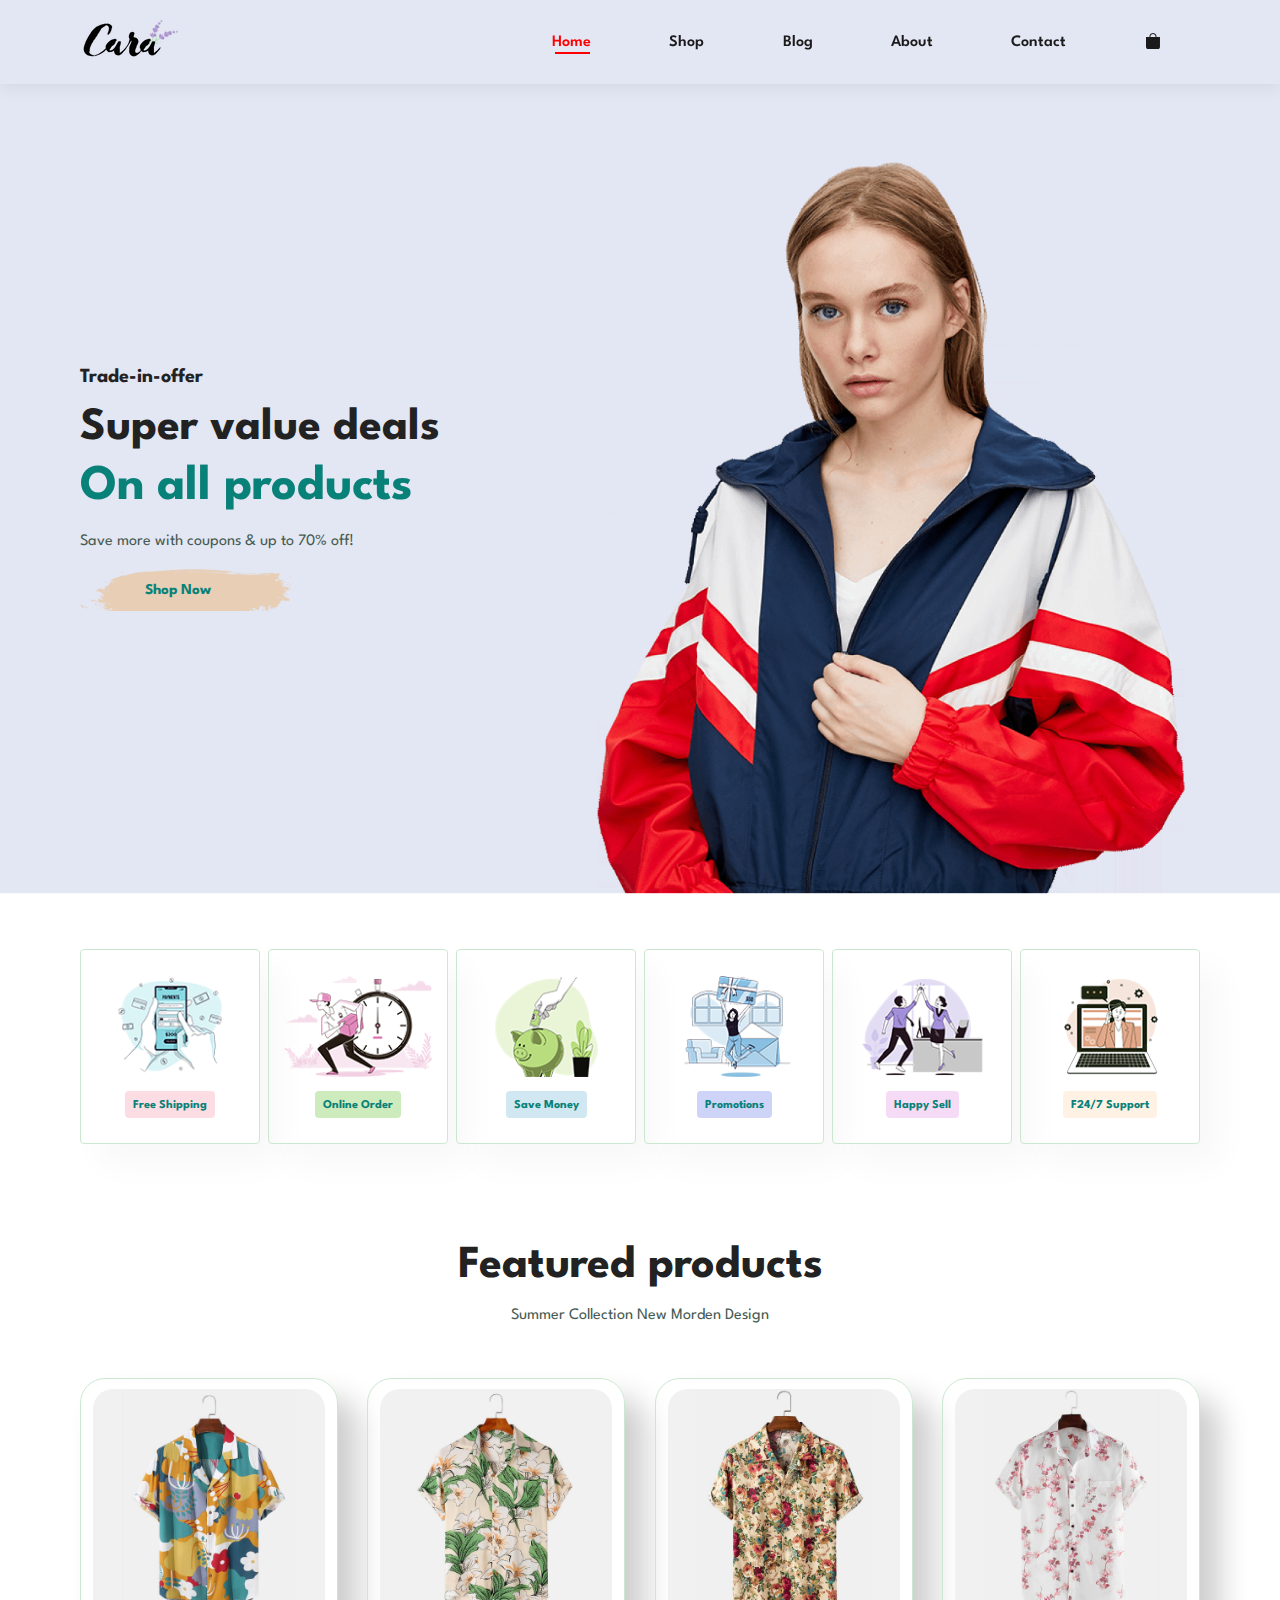
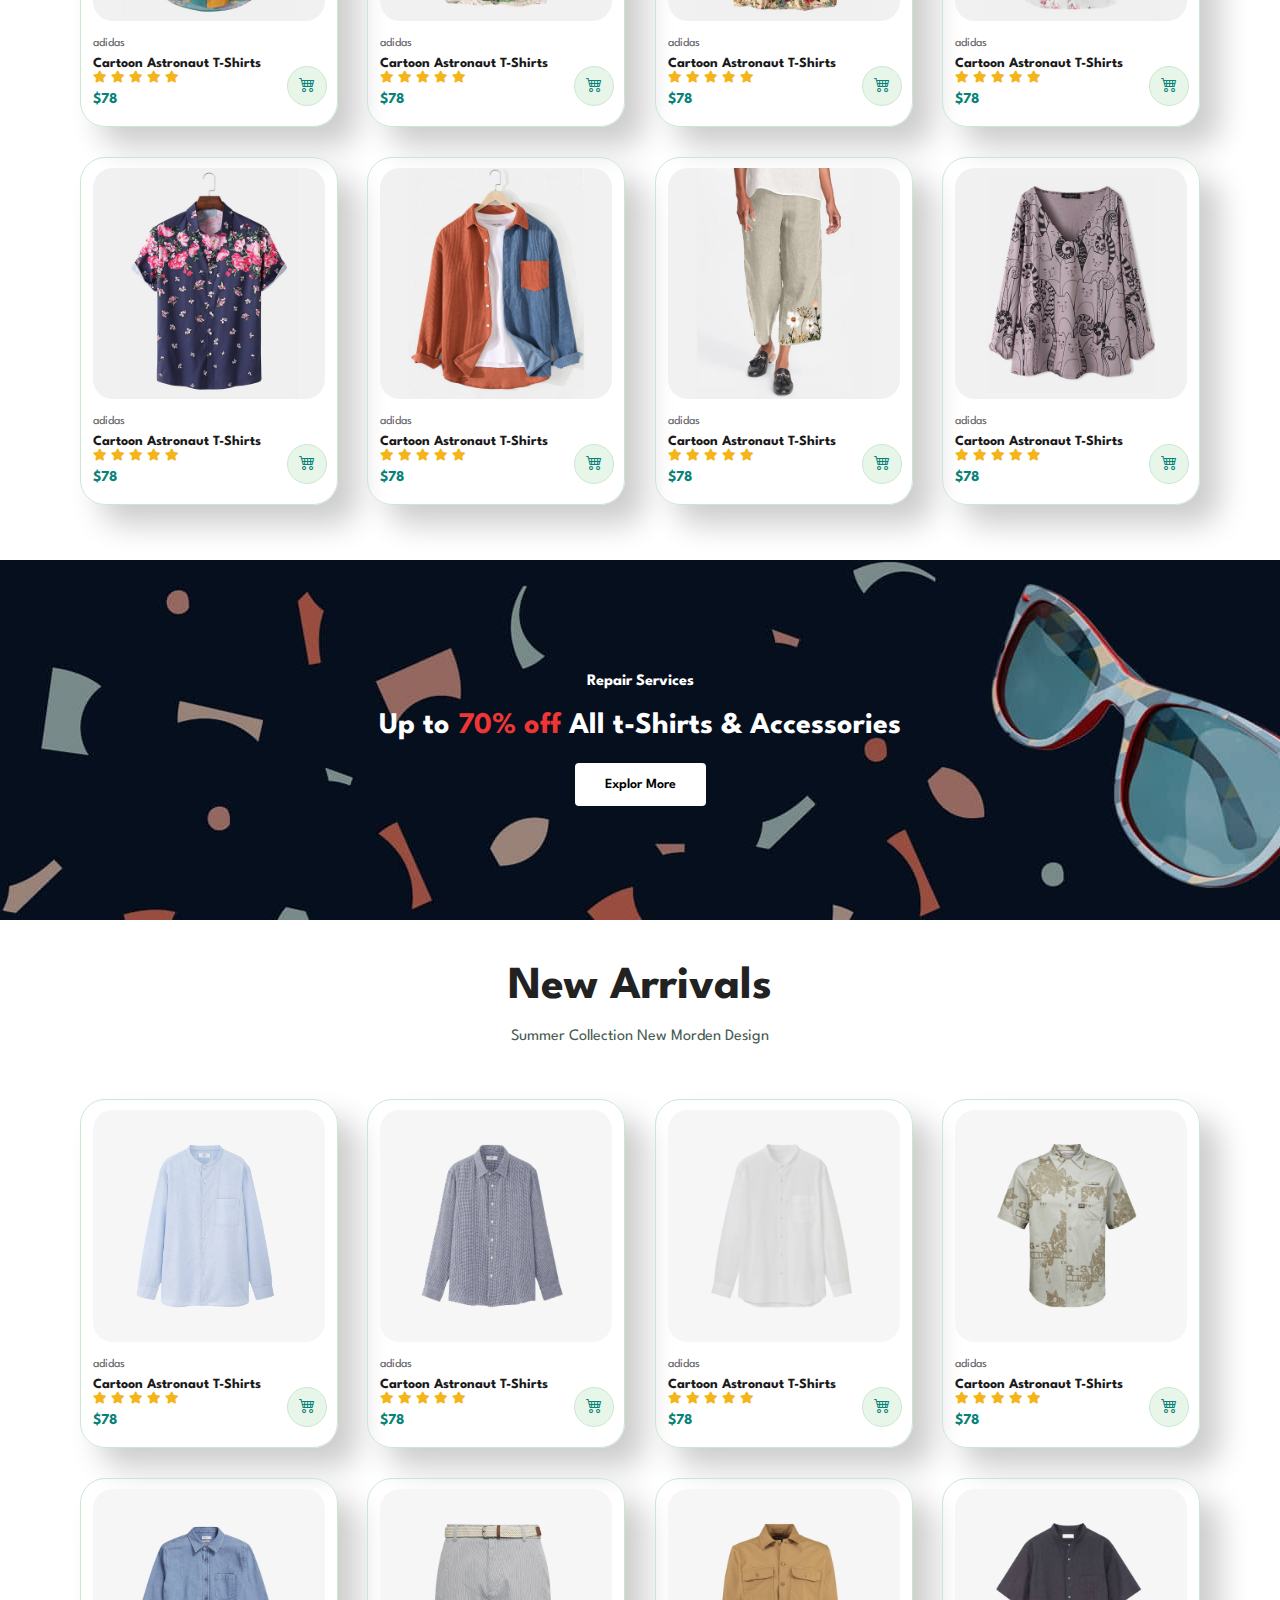
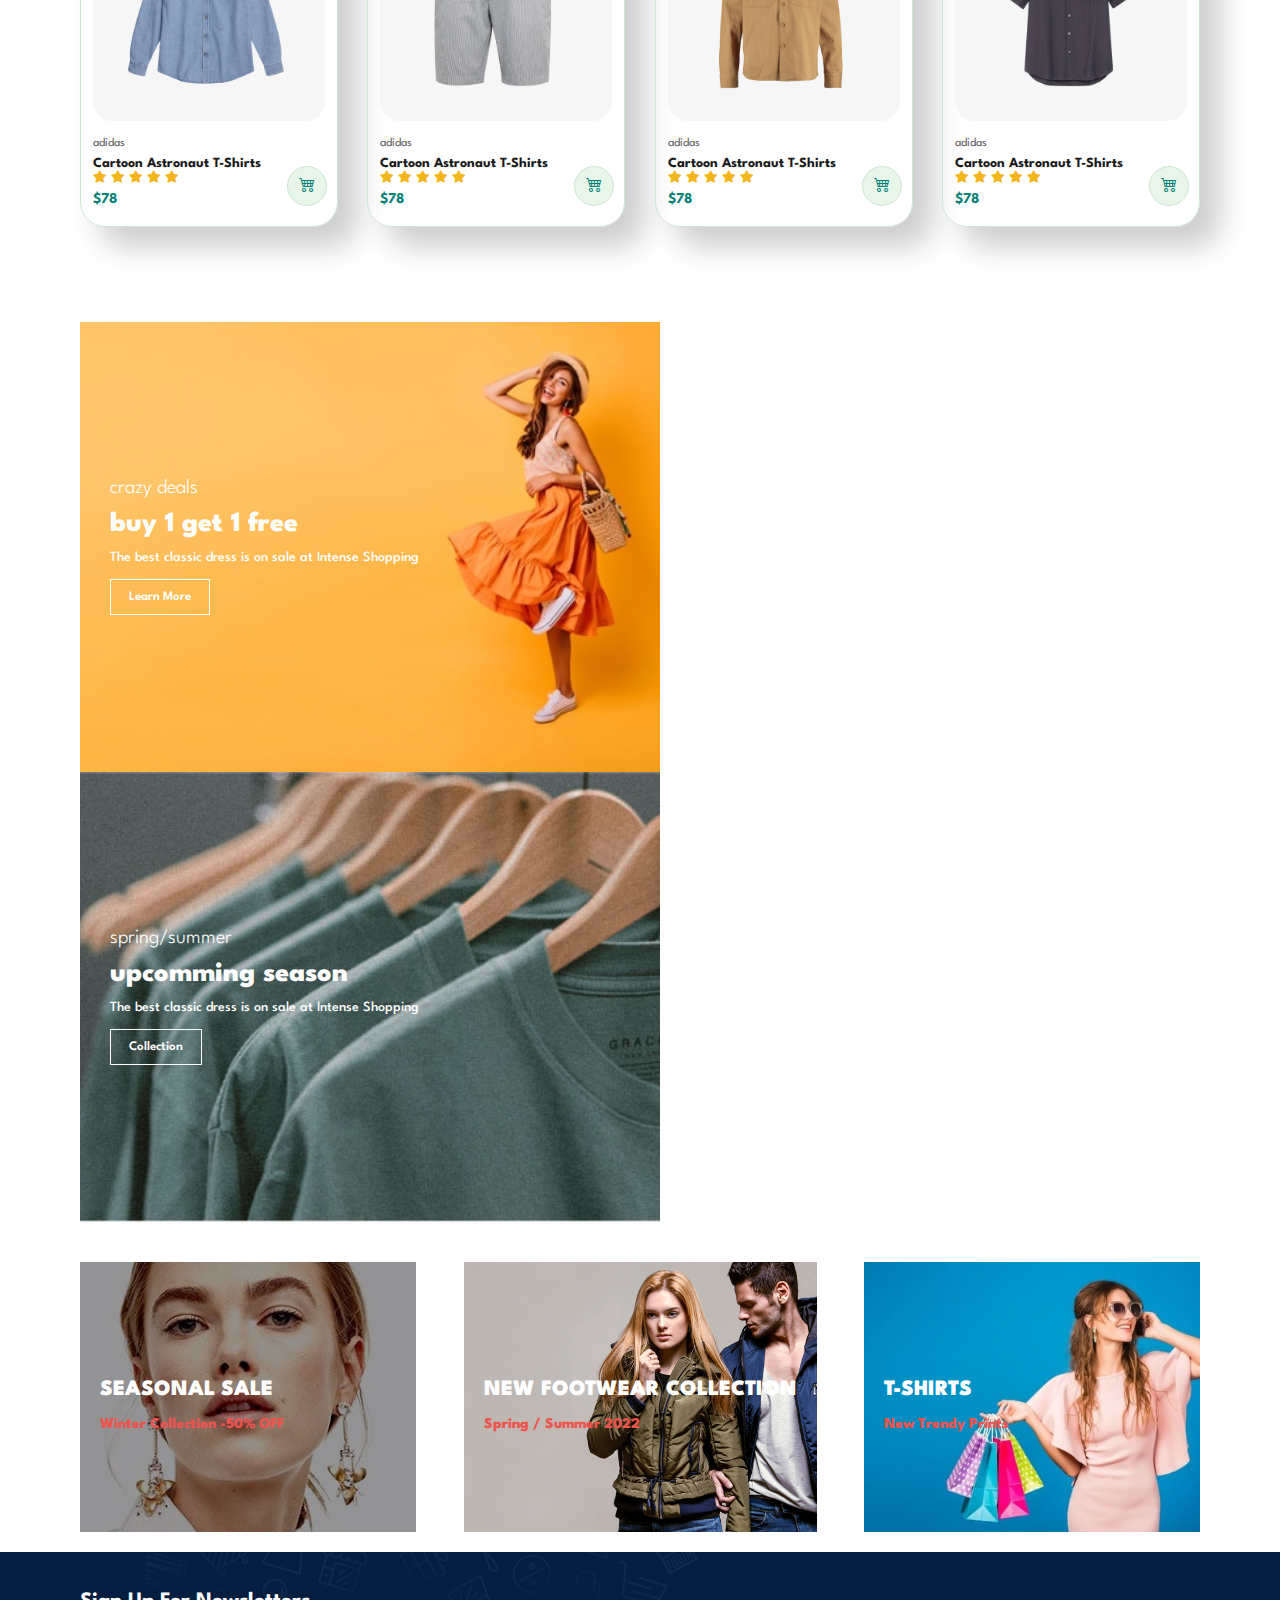
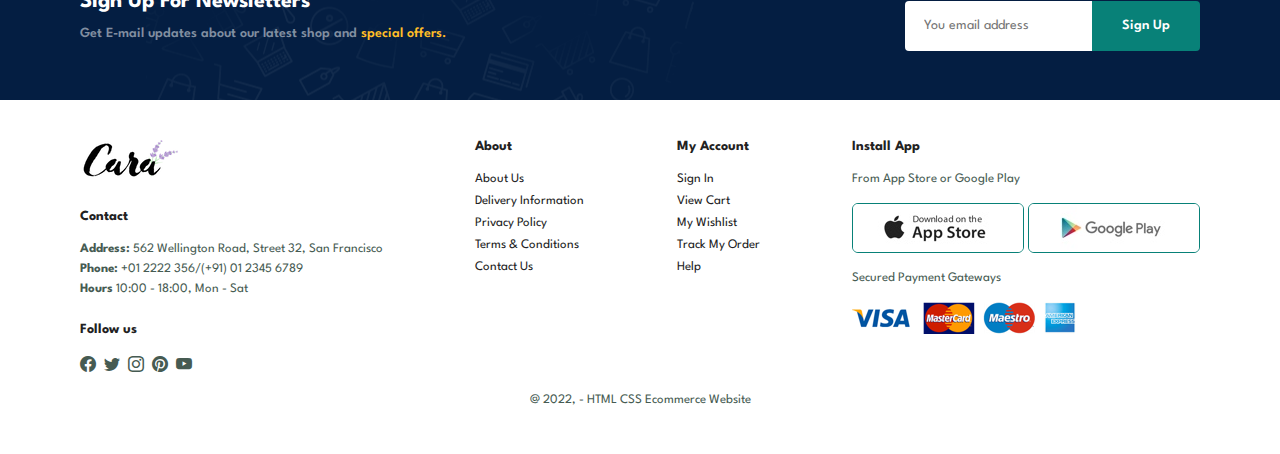
<file: index.html>
<!DOCTYPE html>
<html lang="en">

<head>
    <meta charset="UTF-8">
    <meta http-equiv="X-UA-Compatible" content="IE=edge">
    <meta name="viewport" content="width=device-width, initial-scale=1.0">
    <title>Ecommerce Shopping</title>
    <link rel="stylesheet" href="https://use.fontawesome.com/releases/v5.15.4/css/all.css" />

    <link rel="stylesheet" href="https://cdn.jsdelivr.net/npm/bootstrap-icons@1.9.1/font/bootstrap-icons.css">

    <link rel="stylesheet" href="style.css">
</head>

<body>

    <section id="header">
        <a href="#"><img src="img/logo.png" class="logo" alt=""></a>

        <div>
            <ul id="navbar">
                <li><a class="active" href="index.html">Home</a></li>
                <li><a href="shop.html">Shop</a></li>
                <li><a href="blog.html">Blog</a></li>
                <li><a href="about.html">About</a></li>
                <li><a href="contact.html">Contact</a></li>
                <li id="lg-bag"><a href="cart.html"><i class="bi bi-bag-fill"></i></a></li>
                <a href="#" id="close"><i class="bi bi-x-square"></i></a>
            </ul>
        </div>
        <div id="mobile">
            <a href="cart.html"><i class="bi bi-bag-fill"></i></a>
            <i id="bar" class="fas fa-outdent"></i>
        </div>
    </section>

    <section id="hero">
        <h4>Trade-in-offer</h4>
        <h2>Super value deals</h2>
        <h1>On all products</h1>
        <p>Save more with coupons & up to 70% off! </p>
        <button>Shop Now</button>
    </section>

    <section id="feature" class="section-p1">
        <div class="fe-box">
            <img src="img/features/f1.png" alt="">
            <h6>Free Shipping</h6>
        </div>
        <div class="fe-box">
            <img src="img/features/f2.png" alt="">
            <h6>Online Order</h6>
        </div>
        <div class="fe-box">
            <img src="img/features/f3.png" alt="">
            <h6>Save Money</h6>
        </div>
        <div class="fe-box">
            <img src="img/features/f4.png" alt="">
            <h6>Promotions</h6>
        </div>
        <div class="fe-box">
            <img src="img/features/f5.png" alt="">
            <h6>Happy Sell</h6>
        </div>
        <div class="fe-box">
            <img src="img/features/f6.png" alt="">
            <h6>F24/7 Support</h6>
        </div>
    </section>

    <section id="product1" class="section-p1">
        <h2>Featured products</h2>
        <p>Summer Collection New Morden Design</p>
        <div class="pro-container">
            <div class="pro">
                <img src="img/products/f1.jpg" alt="">
                <div class="des">
                    <span>adidas</span>
                    <h5>Cartoon Astronaut T-Shirts</h5>
                    <div class="star">
                        <i class="fas fa-star"></i>
                        <i class="fas fa-star"></i>
                        <i class="fas fa-star"></i>
                        <i class="fas fa-star"></i>
                        <i class="fas fa-star"></i>
                    </div>
                    <h4>$78</h4>
                </div>
                <a href="#"><i class="bi bi-cart4 cart"></i></a>
            </div>
            <div class="pro">
                <img src="img/products/f2.jpg" alt="">
                <div class="des">
                    <span>adidas</span>
                    <h5>Cartoon Astronaut T-Shirts</h5>
                    <div class="star">
                        <i class="fas fa-star"></i>
                        <i class="fas fa-star"></i>
                        <i class="fas fa-star"></i>
                        <i class="fas fa-star"></i>
                        <i class="fas fa-star"></i>
                    </div>
                    <h4>$78</h4>
                </div>
                <a href="#"><i class="bi bi-cart4 cart"></i></a>
            </div>
            <div class="pro">
                <img src="img/products/f3.jpg" alt="">
                <div class="des">
                    <span>adidas</span>
                    <h5>Cartoon Astronaut T-Shirts</h5>
                    <div class="star">
                        <i class="fas fa-star"></i>
                        <i class="fas fa-star"></i>
                        <i class="fas fa-star"></i>
                        <i class="fas fa-star"></i>
                        <i class="fas fa-star"></i>
                    </div>
                    <h4>$78</h4>
                </div>
                <a href="#"><i class="bi bi-cart4 cart"></i></a>
            </div>
            <div class="pro">
                <img src="img/products/f4.jpg" alt="">
                <div class="des">
                    <span>adidas</span>
                    <h5>Cartoon Astronaut T-Shirts</h5>
                    <div class="star">
                        <i class="fas fa-star"></i>
                        <i class="fas fa-star"></i>
                        <i class="fas fa-star"></i>
                        <i class="fas fa-star"></i>
                        <i class="fas fa-star"></i>
                    </div>
                    <h4>$78</h4>
                </div>
                <a href="#"><i class="bi bi-cart4 cart"></i></a>
            </div>
            <div class="pro">
                <img src="img/products/f5.jpg" alt="">
                <div class="des">
                    <span>adidas</span>
                    <h5>Cartoon Astronaut T-Shirts</h5>
                    <div class="star">
                        <i class="fas fa-star"></i>
                        <i class="fas fa-star"></i>
                        <i class="fas fa-star"></i>
                        <i class="fas fa-star"></i>
                        <i class="fas fa-star"></i>
                    </div>
                    <h4>$78</h4>
                </div>
                <a href="#"><i class="bi bi-cart4 cart"></i></a>
            </div>
            <div class="pro">
                <img src="img/products/f6.jpg" alt="">
                <div class="des">
                    <span>adidas</span>
                    <h5>Cartoon Astronaut T-Shirts</h5>
                    <div class="star">
                        <i class="fas fa-star"></i>
                        <i class="fas fa-star"></i>
                        <i class="fas fa-star"></i>
                        <i class="fas fa-star"></i>
                        <i class="fas fa-star"></i>
                    </div>
                    <h4>$78</h4>
                </div>
                <a href="#"><i class="bi bi-cart4 cart"></i></a>
            </div>
            <div class="pro">
                <img src="img/products/f7.jpg" alt="">
                <div class="des">
                    <span>adidas</span>
                    <h5>Cartoon Astronaut T-Shirts</h5>
                    <div class="star">
                        <i class="fas fa-star"></i>
                        <i class="fas fa-star"></i>
                        <i class="fas fa-star"></i>
                        <i class="fas fa-star"></i>
                        <i class="fas fa-star"></i>
                    </div>
                    <h4>$78</h4>
                </div>
                <a href="#"><i class="bi bi-cart4 cart"></i></a>
            </div>
            <div class="pro">
                <img src="img/products/f8.jpg" alt="">
                <div class="des">
                    <span>adidas</span>
                    <h5>Cartoon Astronaut T-Shirts</h5>
                    <div class="star">
                        <i class="fas fa-star"></i>
                        <i class="fas fa-star"></i>
                        <i class="fas fa-star"></i>
                        <i class="fas fa-star"></i>
                        <i class="fas fa-star"></i>
                    </div>
                    <h4>$78</h4>
                </div>
                <a href="#"><i class="bi bi-cart4 cart"></i></a>
            </div>
        </div>
    </section>

    <section id="banner" class="section-m1">
        <h4>Repair Services</h4>
        <h2>Up to <span>70% off</span> All t-Shirts & Accessories</h2>
        <button class="normal">Explor More</button>
    </section>

    <section id="product1" class="section-p1">
        <h2>New Arrivals</h2>
        <p>Summer Collection New Morden Design</p>
        <div class="pro-container">
            <div class="pro">
                <img src="img/products/n1.jpg" alt="">
                <div class="des">
                    <span>adidas</span>
                    <h5>Cartoon Astronaut T-Shirts</h5>
                    <div class="star">
                        <i class="fas fa-star"></i>
                        <i class="fas fa-star"></i>
                        <i class="fas fa-star"></i>
                        <i class="fas fa-star"></i>
                        <i class="fas fa-star"></i>
                    </div>
                    <h4>$78</h4>
                </div>
                <a href="#"><i class="bi bi-cart4 cart"></i></a>
            </div>
            <div class="pro">
                <img src="img/products/n2.jpg" alt="">
                <div class="des">
                    <span>adidas</span>
                    <h5>Cartoon Astronaut T-Shirts</h5>
                    <div class="star">
                        <i class="fas fa-star"></i>
                        <i class="fas fa-star"></i>
                        <i class="fas fa-star"></i>
                        <i class="fas fa-star"></i>
                        <i class="fas fa-star"></i>
                    </div>
                    <h4>$78</h4>
                </div>
                <a href="#"><i class="bi bi-cart4 cart"></i></a>
            </div>
            <div class="pro">
                <img src="img/products/n3.jpg" alt="">
                <div class="des">
                    <span>adidas</span>
                    <h5>Cartoon Astronaut T-Shirts</h5>
                    <div class="star">
                        <i class="fas fa-star"></i>
                        <i class="fas fa-star"></i>
                        <i class="fas fa-star"></i>
                        <i class="fas fa-star"></i>
                        <i class="fas fa-star"></i>
                    </div>
                    <h4>$78</h4>
                </div>
                <a href="#"><i class="bi bi-cart4 cart"></i></a>
            </div>
            <div class="pro">
                <img src="img/products/n4.jpg" alt="">
                <div class="des">
                    <span>adidas</span>
                    <h5>Cartoon Astronaut T-Shirts</h5>
                    <div class="star">
                        <i class="fas fa-star"></i>
                        <i class="fas fa-star"></i>
                        <i class="fas fa-star"></i>
                        <i class="fas fa-star"></i>
                        <i class="fas fa-star"></i>
                    </div>
                    <h4>$78</h4>
                </div>
                <a href="#"><i class="bi bi-cart4 cart"></i></a>
            </div>
            <div class="pro">
                <img src="img/products/n5.jpg" alt="">
                <div class="des">
                    <span>adidas</span>
                    <h5>Cartoon Astronaut T-Shirts</h5>
                    <div class="star">
                        <i class="fas fa-star"></i>
                        <i class="fas fa-star"></i>
                        <i class="fas fa-star"></i>
                        <i class="fas fa-star"></i>
                        <i class="fas fa-star"></i>
                    </div>
                    <h4>$78</h4>
                </div>
                <a href="#"><i class="bi bi-cart4 cart"></i></a>
            </div>
            <div class="pro">
                <img src="img/products/n6.jpg" alt="">
                <div class="des">
                    <span>adidas</span>
                    <h5>Cartoon Astronaut T-Shirts</h5>
                    <div class="star">
                        <i class="fas fa-star"></i>
                        <i class="fas fa-star"></i>
                        <i class="fas fa-star"></i>
                        <i class="fas fa-star"></i>
                        <i class="fas fa-star"></i>
                    </div>
                    <h4>$78</h4>
                </div>
                <a href="#"><i class="bi bi-cart4 cart"></i></a>
            </div>
            <div class="pro">
                <img src="img/products/n7.jpg" alt="">
                <div class="des">
                    <span>adidas</span>
                    <h5>Cartoon Astronaut T-Shirts</h5>
                    <div class="star">
                        <i class="fas fa-star"></i>
                        <i class="fas fa-star"></i>
                        <i class="fas fa-star"></i>
                        <i class="fas fa-star"></i>
                        <i class="fas fa-star"></i>
                    </div>
                    <h4>$78</h4>
                </div>
                <a href="#"><i class="bi bi-cart4 cart"></i></a>
            </div>
            <div class="pro">
                <img src="img/products/n8.jpg" alt="">
                <div class="des">
                    <span>adidas</span>
                    <h5>Cartoon Astronaut T-Shirts</h5>
                    <div class="star">
                        <i class="fas fa-star"></i>
                        <i class="fas fa-star"></i>
                        <i class="fas fa-star"></i>
                        <i class="fas fa-star"></i>
                        <i class="fas fa-star"></i>
                    </div>
                    <h4>$78</h4>
                </div>
                <a href="#"><i class="bi bi-cart4 cart"></i></a>
            </div>
        </div>
    </section>

    <section id="sm-banner" class="section-p1">
        <div class="banner-box">
            <h4>crazy deals</h4>
            <h2>buy 1 get 1 free</h2>
            <span>The best classic dress is on sale at Intense Shopping</span>
            <button class="white">Learn More</button>
        </div>
        <div class="banner-box banner-box2">
            <h4>spring/summer</h4>
            <h2>upcomming season</h2>
            <span>The best classic dress is on sale at Intense Shopping</span>
            <button class="white">Collection</button>
        </div>
    </section>

    <section id="banner3">
        <div class="banner-box">
            <h2>SEASONAL SALE</h2>
            <h3>Winter Collection -50% OFF</h3>
        </div>
        <div class="banner-box banner-box2">
            <h2>NEW FOOTWEAR COLLECTION</h2>
            <h3>Spring / Summer 2022</h3>
        </div>
        <div class="banner-box banner-box3">
            <h2>T-SHIRTS</h2>
            <h3>New Trendy Prints</h3>
        </div>
    </section>

    <section id="newsletter" class="section-p1 section-m1">
        <div class="newstext">
            <h4>Sign Up For Newsletters</h4>
            <p>Get E-mail updates about our latest shop and <span>special offers.</span></p>
        </div>
        <div class="form">
            <input type="text" placeholder="You email address">
            <button class="normal">Sign Up</button>
        </div>
    </section>

    <footer class="section-p1">
        <div class="col">
            <img class="logo" src="img/logo.png" alt="">
            <h4>Contact</h4>
            <p><strong>Address: </strong> 562 Wellington Road, Street 32, San Francisco</p>
            <p><strong>Phone: </strong> +01 2222 356/(+91) 01 2345 6789</p>
            <p><strong>Hours</strong> 10:00 - 18:00, Mon - Sat</p>
            <div class="follow">
                <h4>Follow us</h4>
                <div class="icon">
                    <i class="bi bi-facebook"></i>
                    <i class="bi bi-twitter"></i>
                    <i class="bi bi-instagram"></i>
                    <i class="bi bi-pinterest"></i>
                    <i class="bi bi-youtube"></i>
                </div>

            </div>
        </div>
        <div class="col">
            <h4>About</h4>
            <a href="#">About Us</a>
            <a href="#">Delivery Information</a>
            <a href="#">Privacy Policy</a>
            <a href="#">Terms & Conditions</a>
            <a href="#">Contact Us</a>
        </div>
        <div class="col">
            <h4>My Account</h4>
            <a href="#">Sign In</a>
            <a href="#">View Cart</a>
            <a href="#">My Wishlist</a>
            <a href="#">Track My Order</a>
            <a href="#">Help</a>

        </div>

        <div class="col install">
            <h4>Install App</h4>
            <p>From App Store or Google Play</p>
            <div class="row">
                <img src="img/pay/app.jpg" alt="">
                <img src="img/pay/play.jpg" alt="">
            </div>
            <p>Secured Payment Gateways </p>
            <img src="img/pay/pay.png" alt="">
        </div>
        <div class="copyright">
            <p>@ 2022, - HTML CSS Ecommerce Website</p>
        </div>

    </footer>



    <script src="script.js"></script>
</body>

</html>
</file>
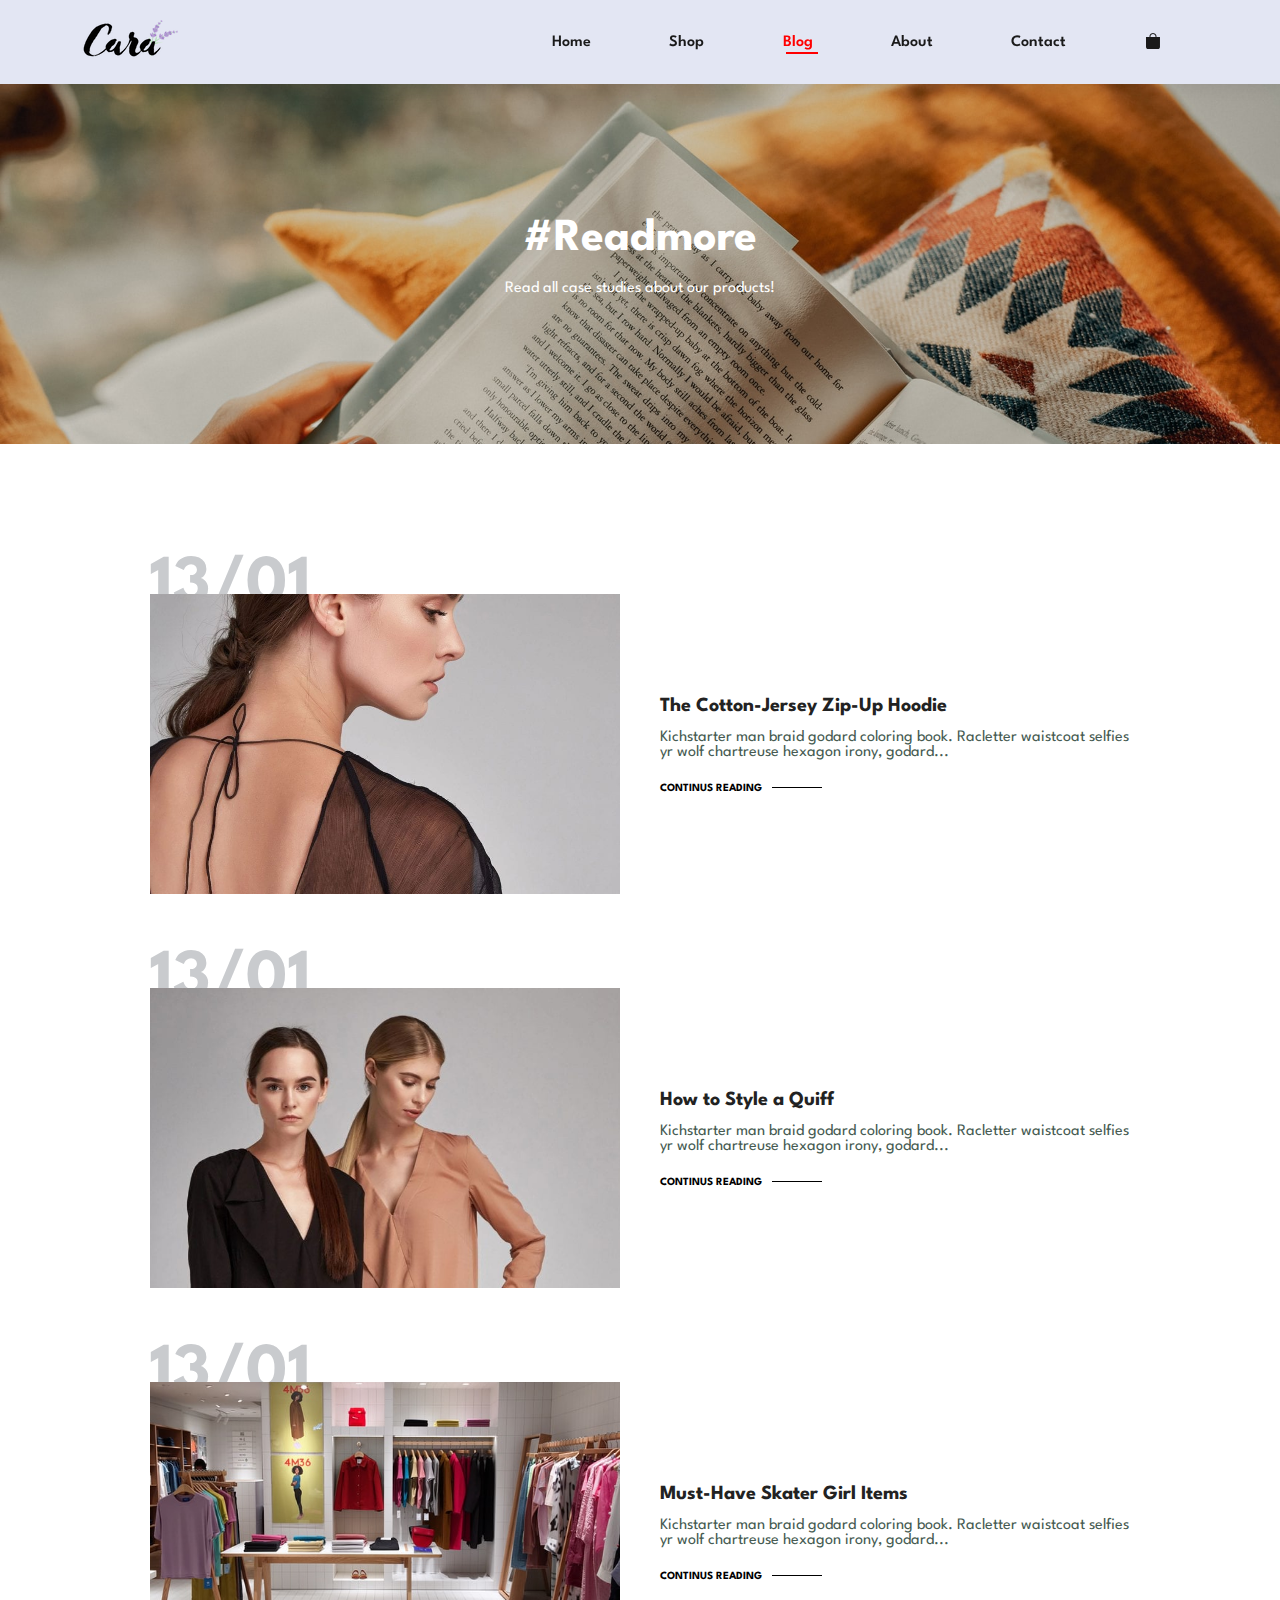
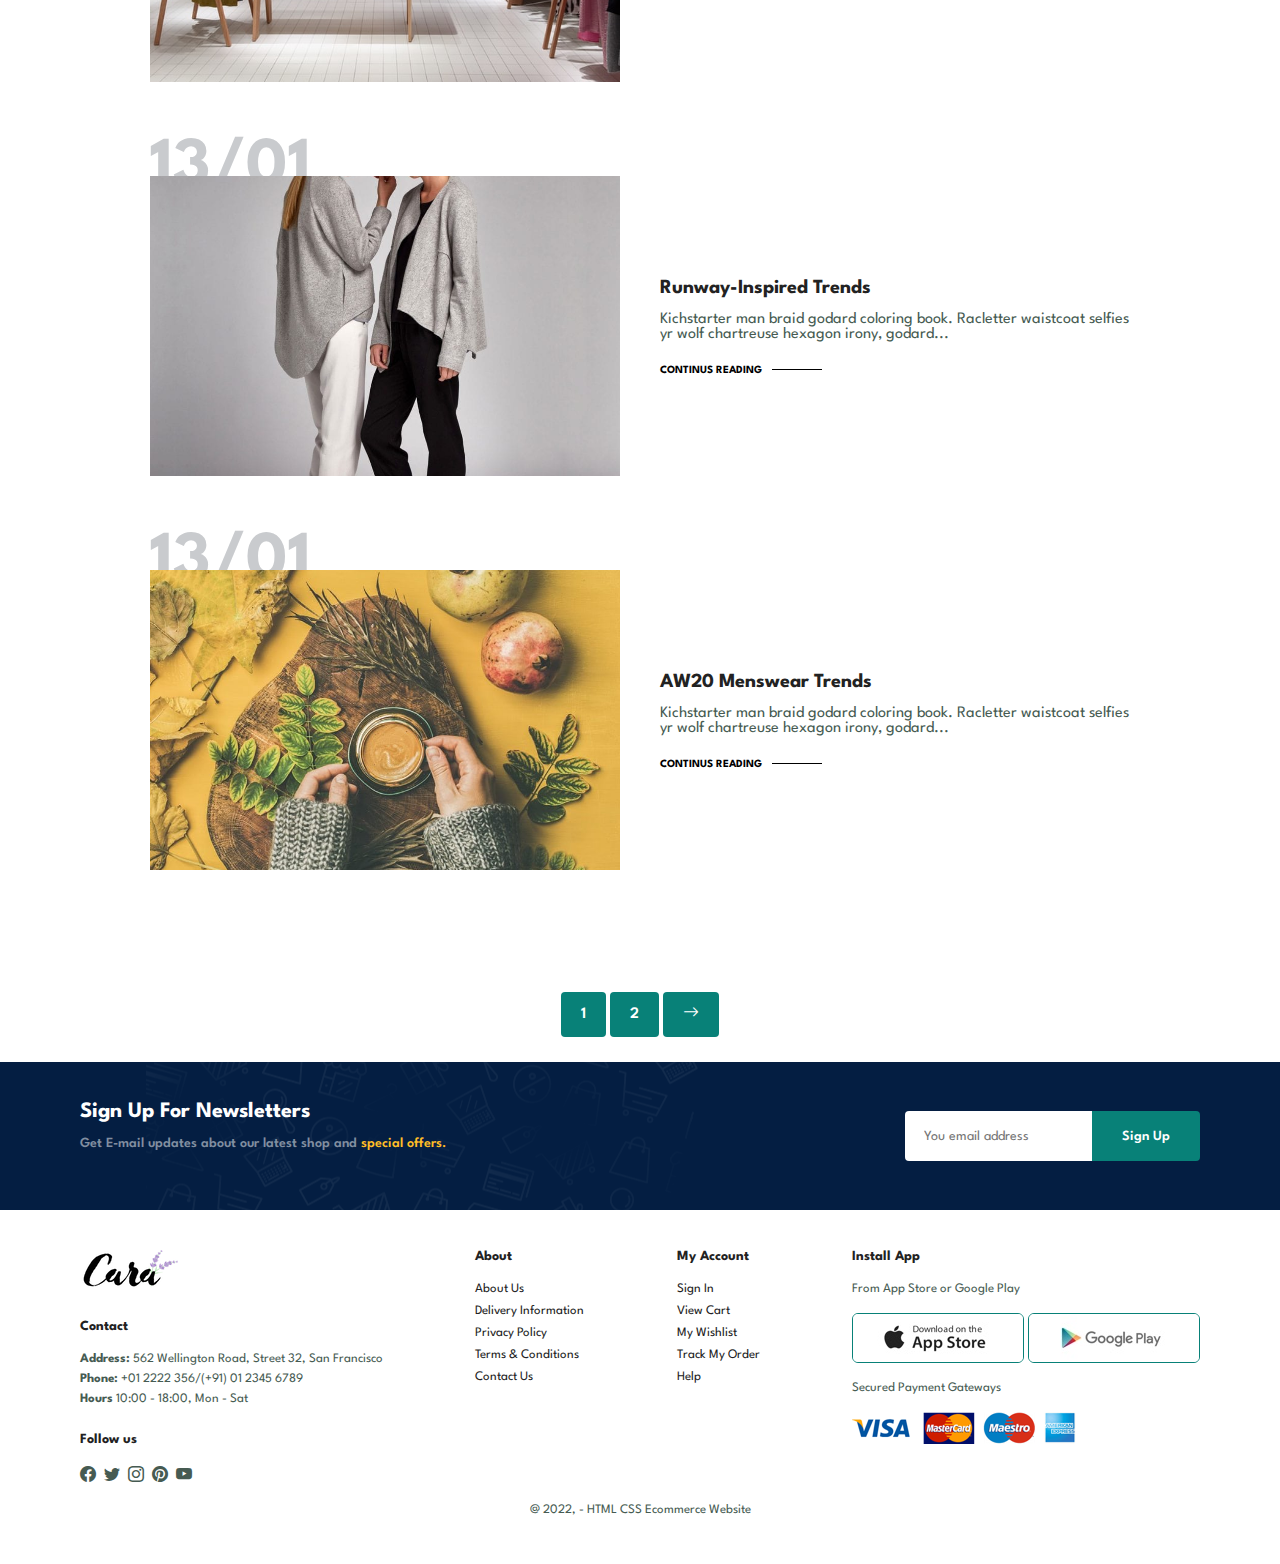
<file: blog.html>
<!DOCTYPE html>
<html lang="en">

<head>
    <meta charset="UTF-8">
    <meta http-equiv="X-UA-Compatible" content="IE=edge">
    <meta name="viewport" content="width=device-width, initial-scale=1.0">
    <title>Ecommerce Shopping</title>
    <link rel="stylesheet" href="https://use.fontawesome.com/releases/v5.15.4/css/all.css" />

    <link rel="stylesheet" href="https://cdn.jsdelivr.net/npm/bootstrap-icons@1.9.1/font/bootstrap-icons.css">

    <link rel="stylesheet" href="style.css">
</head>

<body>

    <section id="header">
        <a href="#"><img src="img/logo.png" class="logo" alt=""></a>
        
        <div>
            <ul id="navbar">
                <li><a href="index.html">Home</a></li>
                <li><a href="shop.html">Shop</a></li>
                <li><a  class="active" href="blog.html">Blog</a></li>
                <li><a href="about.html">About</a></li>
                <li><a href="contact.html">Contact</a></li>
                <li id="lg-bag"><a href="cart.html"><i class="bi bi-bag-fill"></i></a></li>
                <a href="#" id="close"><i class="bi bi-x-square"></i></a>
            </ul>
        </div>
        <div id="mobile">
            <a href="cart.html"><i class="bi bi-bag-fill"></i></a>
            <i id="bar" class="fas fa-outdent"></i>
        </div>
    </section>

    <section id="page-header" class="blog-header">
        <h2>#Readmore</h2>
        <p>Read all case studies about our products! </p>
    </section>

    <section id="blog">
        <div class="blog-box">
            <div class="blog-img">
                <img src="img/blog/b1.jpg" alt="">
            </div>
            <div class="blog-details">
                <h4>The Cotton-Jersey Zip-Up Hoodie</h4>
                <p>Kichstarter man braid godard coloring book. Racletter waistcoat selfies yr wolf chartreuse hexagon irony, godard...</p>
                <a href="#">CONTINUS READING</a>
            </div>
            <h1>13/01</H1>
        </div>
        <div class="blog-box">
            <div class="blog-img">
                <img src="img/blog/b2.jpg" alt="">
            </div>
            <div class="blog-details">
                <h4>How to Style a Quiff</h4>
                <p>Kichstarter man braid godard coloring book. Racletter waistcoat selfies yr wolf chartreuse hexagon irony, godard...</p>
                <a href="#">CONTINUS READING</a>
            </div>
            <h1>13/01</H1>
        </div>
        <div class="blog-box">
            <div class="blog-img">
                <img src="img/blog/b3.jpg" alt="">
            </div>
            <div class="blog-details">
                <h4>Must-Have Skater Girl Items</h4>
                <p>Kichstarter man braid godard coloring book. Racletter waistcoat selfies yr wolf chartreuse hexagon irony, godard...</p>
                <a href="#">CONTINUS READING</a>
            </div>
            <h1>13/01</H1>
        </div>
        <div class="blog-box">
            <div class="blog-img">
                <img src="img/blog/b4.jpg" alt="">
            </div>
            <div class="blog-details">
                <h4>Runway-Inspired Trends</h4>
                <p>Kichstarter man braid godard coloring book. Racletter waistcoat selfies yr wolf chartreuse hexagon irony, godard...</p>
                <a href="#">CONTINUS READING</a>
            </div>
            <h1>13/01</H1>
        </div>
        <div class="blog-box">
            <div class="blog-img">
                <img src="img/blog/b6.jpg" alt="">
            </div>
            <div class="blog-details">
                <h4>AW20 Menswear Trends</h4>
                <p>Kichstarter man braid godard coloring book. Racletter waistcoat selfies yr wolf chartreuse hexagon irony, godard...</p>
                <a href="#">CONTINUS READING</a>
            </div>
            <h1>13/01</H1>
        </div>
    </section>

    <section id="pagination" class="section-p1">
        <a href="#">1</a>
        <a href="#">2</a>
        <a href="#"><i class="bi bi-arrow-right"></i></a>
    </section>

    <section id="newsletter" class="section-p1 section-m1">
        <div class="newstext">
            <h4>Sign Up For Newsletters</h4>
            <p>Get E-mail updates about our latest shop and <span>special offers.</span></p>
        </div>
        <div class="form">
            <input type="text" placeholder="You email address">
            <button class="normal">Sign Up</button>
        </div>
    </section>

    <footer class="section-p1">
        <div class="col">
            <img class="logo" src="img/logo.png" alt="">
            <h4>Contact</h4>
            <p><strong>Address: </strong> 562 Wellington Road, Street 32, San Francisco</p>
            <p><strong>Phone: </strong> +01 2222 356/(+91) 01 2345 6789</p>
            <p><strong>Hours</strong> 10:00 - 18:00, Mon - Sat</p>
            <div class="follow">
                <h4>Follow us</h4>
                <div class="icon">
                    <i class="bi bi-facebook"></i>
                    <i class="bi bi-twitter"></i>
                    <i class="bi bi-instagram"></i>
                    <i class="bi bi-pinterest"></i>
                    <i class="bi bi-youtube"></i>
                </div>

            </div>
        </div>
        <div class="col">
            <h4>About</h4>
            <a href="#">About Us</a>
            <a href="#">Delivery Information</a>
            <a href="#">Privacy Policy</a>
            <a href="#">Terms & Conditions</a>
            <a href="#">Contact Us</a>
        </div>
        <div class="col">
            <h4>My Account</h4>
            <a href="#">Sign In</a>
            <a href="#">View Cart</a>
            <a href="#">My Wishlist</a>
            <a href="#">Track My Order</a>
            <a href="#">Help</a>

        </div>

        <div class="col install">
            <h4>Install App</h4>
            <p>From App Store or Google Play</p>
            <div class="row">
                <img src="img/pay/app.jpg" alt="">
                <img src="img/pay/play.jpg" alt="">
            </div>
            <p>Secured Payment Gateways </p>
            <img src="img/pay/pay.png" alt="">
        </div>
        <div class="copyright">
            <p>@ 2022, - HTML CSS Ecommerce Website</p>
        </div>

    </footer>



    <script src="script.js"></script>
</body>

</html>
</file>
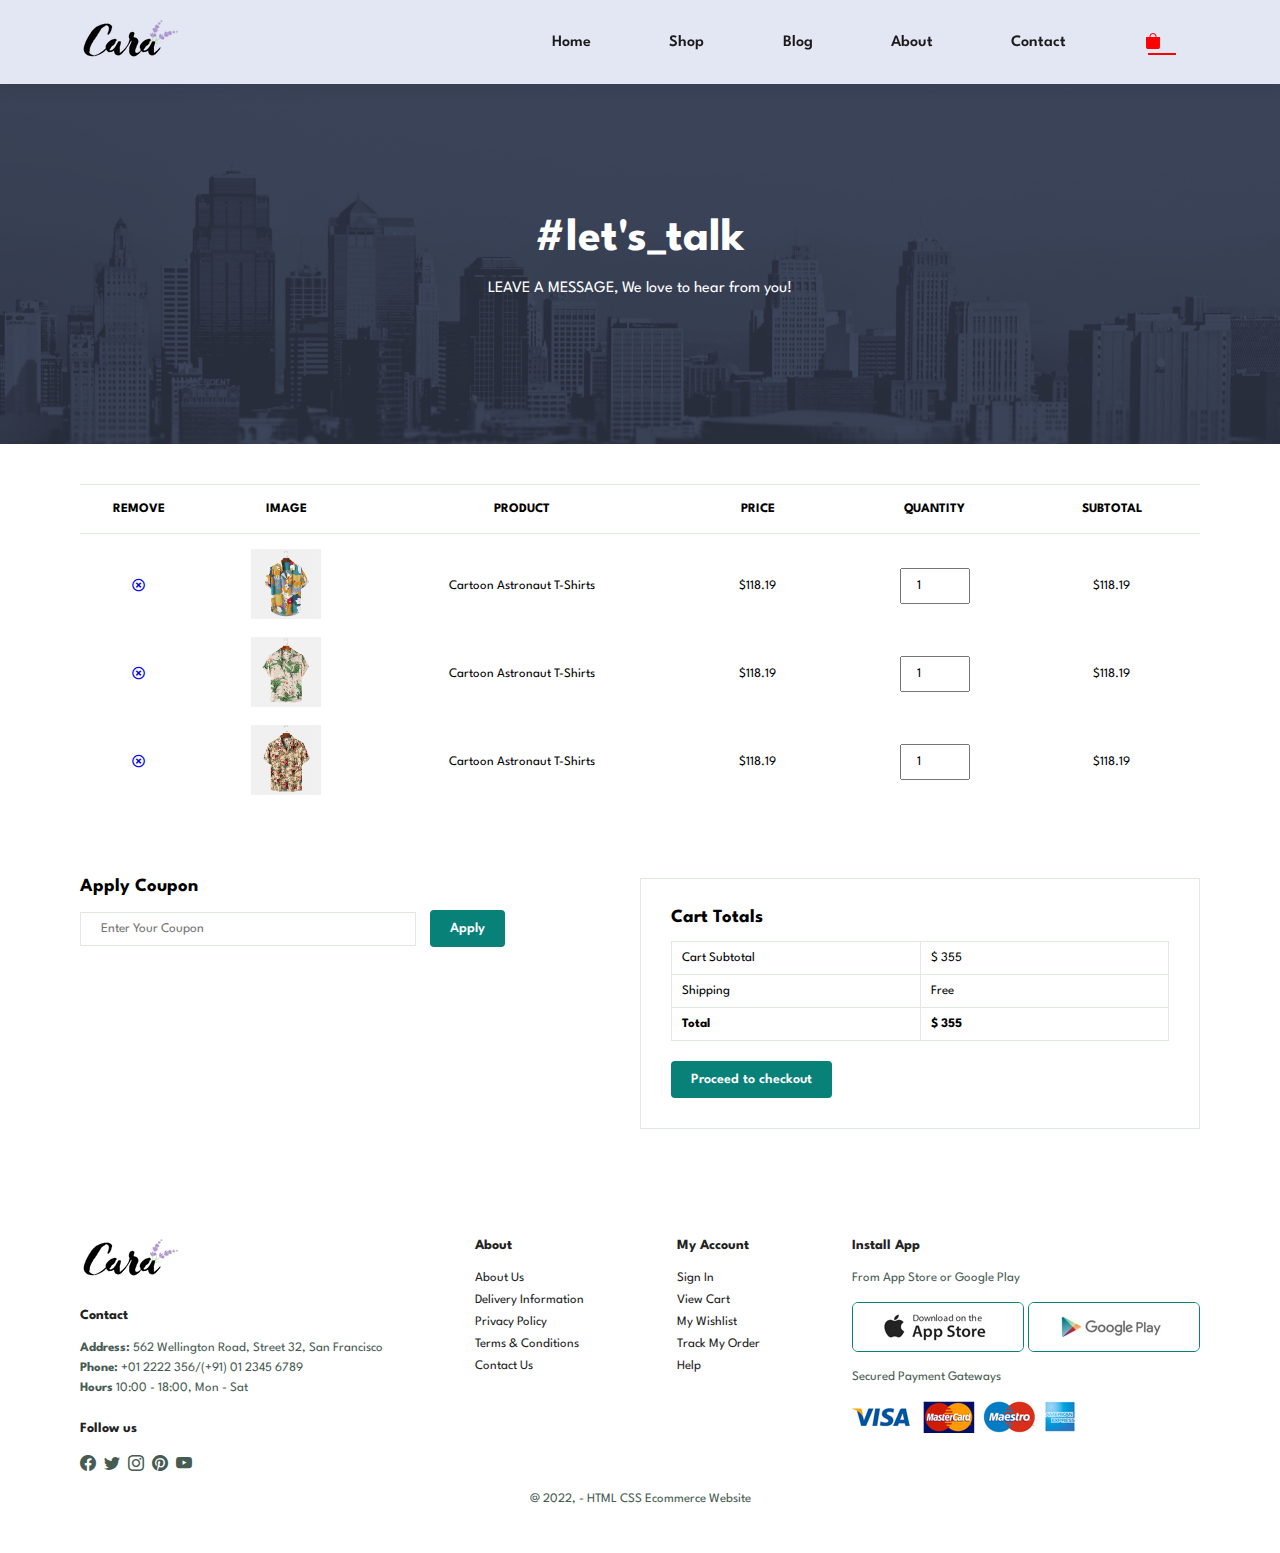
<file: cart.html>
<!DOCTYPE html>
<html lang="en">

<head>
    <meta charset="UTF-8">
    <meta http-equiv="X-UA-Compatible" content="IE=edge">
    <meta name="viewport" content="width=device-width, initial-scale=1.0">
    <title>Ecommerce Shopping</title>
    <link rel="stylesheet" href="https://use.fontawesome.com/releases/v5.15.4/css/all.css" />

    <link rel="stylesheet" href="https://cdn.jsdelivr.net/npm/bootstrap-icons@1.9.1/font/bootstrap-icons.css">

    <link rel="stylesheet" href="style.css">
</head>

<body>

    <section id="header">
        <a href="#"><img src="img/logo.png" class="logo" alt=""></a>

        <div>
            <ul id="navbar">
                <li><a href="index.html">Home</a></li>
                <li><a href="shop.html">Shop</a></li>
                <li><a href="blog.html">Blog</a></li>
                <li><a href="about.html">About</a></li>
                <li><a href="contact.html">Contact</a></li>
                <li id="lg-bag"><a class="active" href="cart.html"><i class="bi bi-bag-fill"></i></a></li>
                <a href="#" id="close"><i class="bi bi-x-square"></i></a>
            </ul>
        </div>
        <div id="mobile">
            <a href="cart.html"><i class="bi bi-bag-fill"></i></a>
            <i id="bar" class="fas fa-outdent"></i>
        </div>
    </section>

    <section id="page-header" class="about-header">
        <h2>#let's_talk</h2>
        <p>LEAVE A MESSAGE, We love to hear from you!</p>
    </section>

    <section id="cart" class="section-p1">
        <table width="100%">
            <thead>
                <tr>
                    <td>Remove</td>
                    <td>Image</td>
                    <td>Product</td>
                    <td>Price</td>
                    <td>Quantity</td>
                    <td>Subtotal</td>
                </tr>
            </thead>
            <tbody>
                <tr>
                    <td><a href="#"><i class="far fa-times-circle"></i></a></td>
                    <td><img src="img/products/f1.jpg" alt=""></td>
                    <td>Cartoon Astronaut T-Shirts</td>
                    <td>$118.19</td>
                    <td><input type="number" value="1"></td>
                    <td>$118.19</td>
                </tr>
                <tr>
                    <td><a href="#"><i class="far fa-times-circle"></i></a></td>
                    <td><img src="img/products/f2.jpg" alt=""></td>
                    <td>Cartoon Astronaut T-Shirts</td>
                    <td>$118.19</td>
                    <td><input type="number" value="1"></td>
                    <td>$118.19</td>
                </tr>
                <tr>
                    <td><a href="#"><i class="far fa-times-circle"></i></a></td>
                    <td><img src="img/products/f3.jpg" alt=""></td>
                    <td>Cartoon Astronaut T-Shirts</td>
                    <td>$118.19</td>
                    <td><input type="number" value="1"></td>
                    <td>$118.19</td>
                </tr>
            </tbody>
        </table>
    </section>

    <section id="cart-add" class="section-p1">
        <div id="coupon">
            <h3>Apply Coupon</h3>
            <div>
                <input type="text" placeholder="Enter Your Coupon">
                <button class="normal">Apply</button>
            </div>
        </div>

        <div id="subtotal">
            <h3>Cart Totals</h3>
            <table>
                <tr>
                    <td>Cart Subtotal</td>
                    <td>$ 355</td>
                </tr>
                <tr>
                    <td>Shipping</td>
                    <td>Free</td>
                </tr>
                <tr>
                    <td><strong>Total</strong></td>
                    <td><strong>$ 355</strong></td>
                </tr>
            </table>
            <button class="normal">Proceed to checkout</button>
        </div>
    </section>

    <footer class="section-p1">
        <div class="col">
            <img class="logo" src="img/logo.png" alt="">
            <h4>Contact</h4>
            <p><strong>Address: </strong> 562 Wellington Road, Street 32, San Francisco</p>
            <p><strong>Phone: </strong> +01 2222 356/(+91) 01 2345 6789</p>
            <p><strong>Hours</strong> 10:00 - 18:00, Mon - Sat</p>
            <div class="follow">
                <h4>Follow us</h4>
                <div class="icon">
                    <i class="bi bi-facebook"></i>
                    <i class="bi bi-twitter"></i>
                    <i class="bi bi-instagram"></i>
                    <i class="bi bi-pinterest"></i>
                    <i class="bi bi-youtube"></i>
                </div>

            </div>
        </div>
        <div class="col">
            <h4>About</h4>
            <a href="#">About Us</a>
            <a href="#">Delivery Information</a>
            <a href="#">Privacy Policy</a>
            <a href="#">Terms & Conditions</a>
            <a href="#">Contact Us</a>
        </div>
        <div class="col">
            <h4>My Account</h4>
            <a href="#">Sign In</a>
            <a href="#">View Cart</a>
            <a href="#">My Wishlist</a>
            <a href="#">Track My Order</a>
            <a href="#">Help</a>

        </div>

        <div class="col install">
            <h4>Install App</h4>
            <p>From App Store or Google Play</p>
            <div class="row">
                <img src="img/pay/app.jpg" alt="">
                <img src="img/pay/play.jpg" alt="">
            </div>
            <p>Secured Payment Gateways </p>
            <img src="img/pay/pay.png" alt="">
        </div>
        <div class="copyright">
            <p>@ 2022, - HTML CSS Ecommerce Website</p>
        </div>

    </footer>



    <script src="script.js"></script>
</body>

</html>
</file>
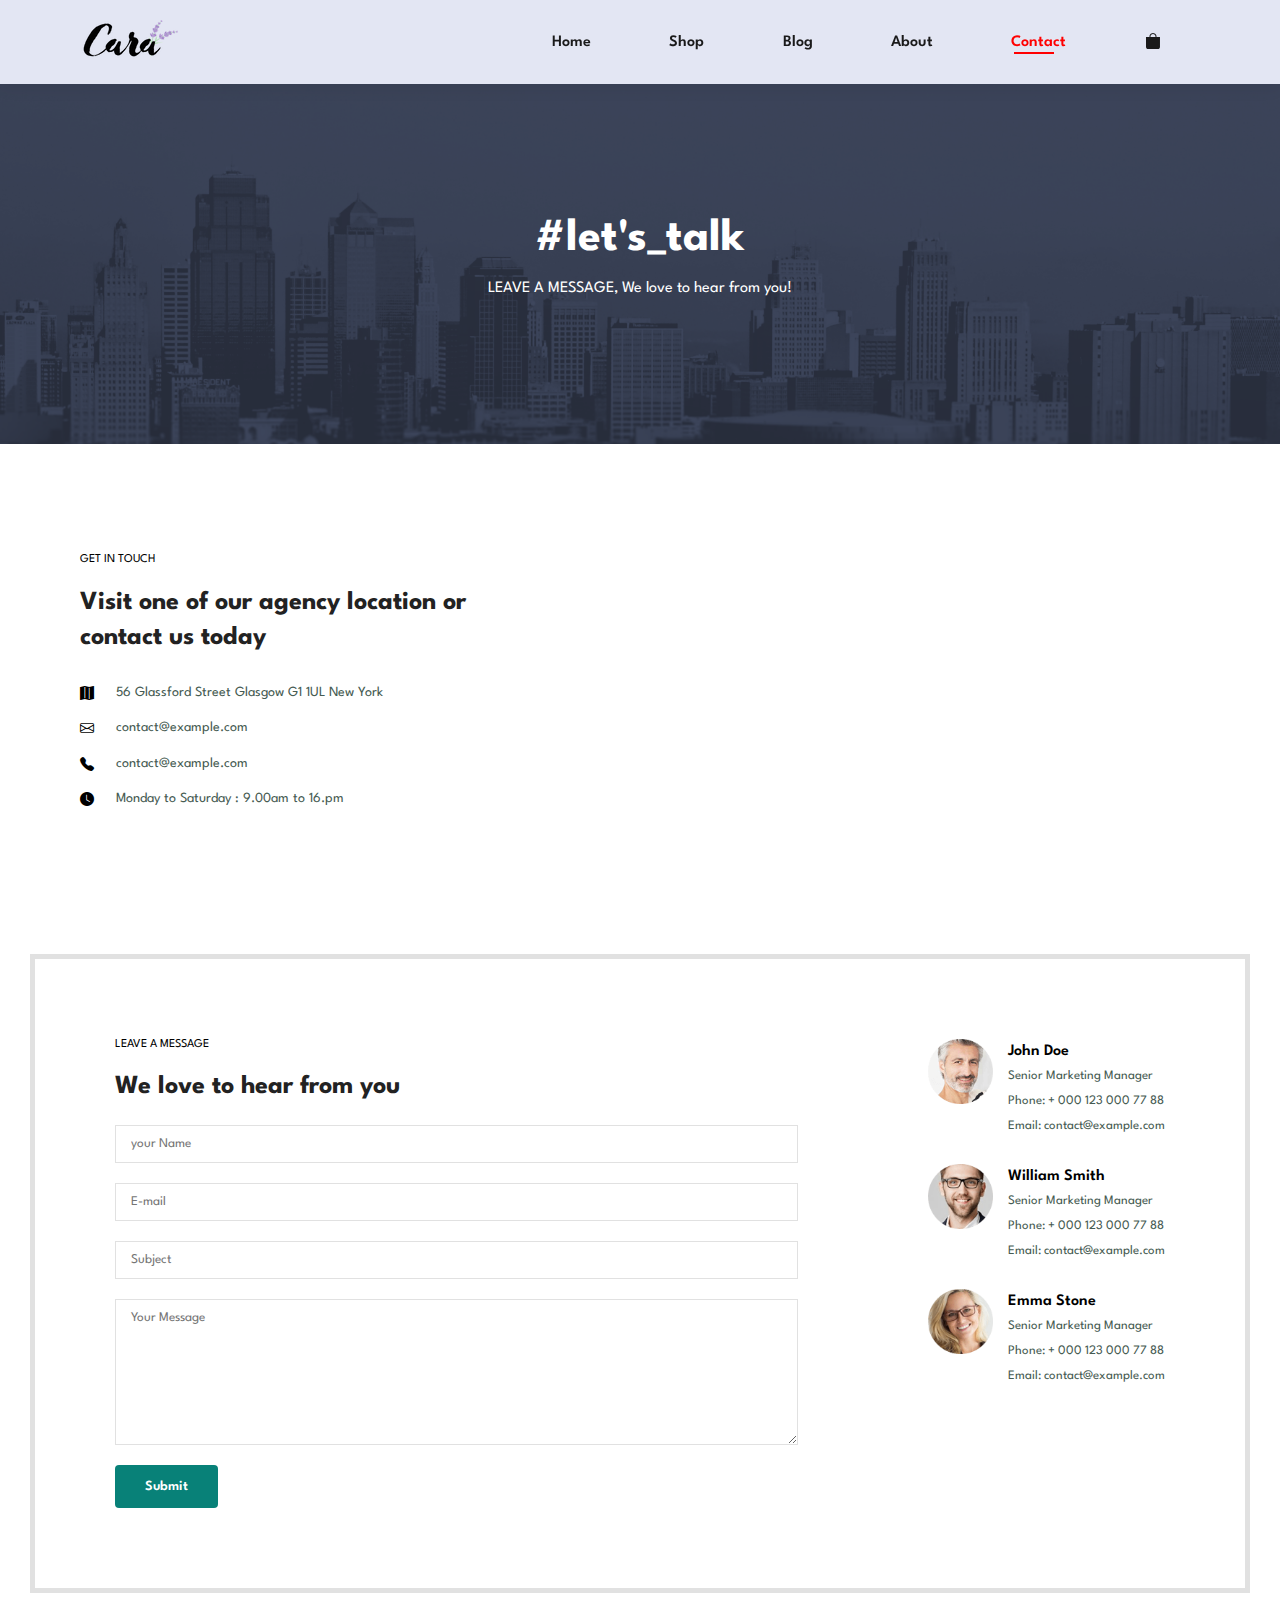
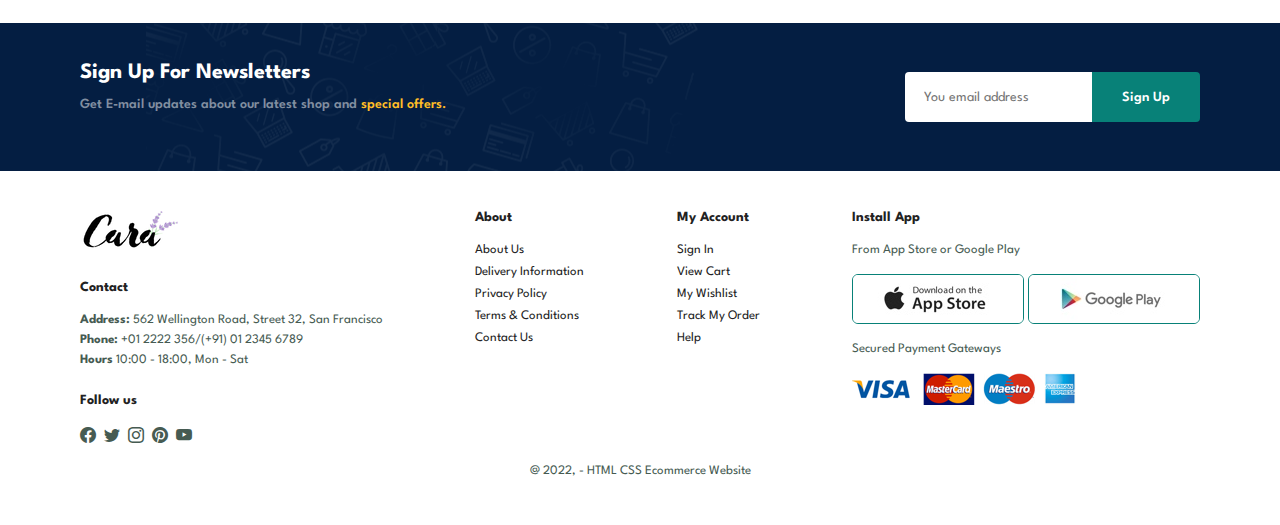
<file: contact.html>
<!DOCTYPE html>
<html lang="en">

<head>
    <meta charset="UTF-8">
    <meta http-equiv="X-UA-Compatible" content="IE=edge">
    <meta name="viewport" content="width=device-width, initial-scale=1.0">
    <title>Ecommerce Shopping</title>
    <link rel="stylesheet" href="https://use.fontawesome.com/releases/v5.15.4/css/all.css" />

    <link rel="stylesheet" href="https://cdn.jsdelivr.net/npm/bootstrap-icons@1.9.1/font/bootstrap-icons.css">

    <link rel="stylesheet" href="style.css">
</head>

<body>

    <section id="header">
        <a href="#"><img src="img/logo.png" class="logo" alt=""></a>

        <div>
            <ul id="navbar">
                <li><a href="index.html">Home</a></li>
                <li><a href="shop.html">Shop</a></li>
                <li><a href="blog.html">Blog</a></li>
                <li><a href="about.html">About</a></li>
                <li><a class="active" href="contact.html">Contact</a></li>
                <li id="lg-bag"><a href="cart.html"><i class="bi bi-bag-fill"></i></a></li>
                <a href="#" id="close"><i class="bi bi-x-square"></i></a>
            </ul>
        </div>
        <div id="mobile">
            <a href="cart.html"><i class="bi bi-bag-fill"></i></a>
            <i id="bar" class="fas fa-outdent"></i>
        </div>
    </section>

    <section id="page-header" class="about-header">
        <h2>#let's_talk</h2>
        <p>LEAVE A MESSAGE, We love to hear from you!</p>
    </section>

    <section id="contact-details" class="section-p1">
        <div class="details">
            <span>GET IN TOUCH</span>
            <h2>Visit one of our agency location or contact us today</h2>
            <div>
                <li>
                    <i class="bi bi-map-fill"></i>
                    <p>56 Glassford Street Glasgow G1 1UL New York</p>
                </li>
                <li>
                    <i class="bi bi-envelope"></i>
                    <p>contact@example.com</p>
                </li>
                <li>
                    <i class="bi bi-telephone-fill"></i>
                    <p>contact@example.com</p>
                </li>
                <li>
                    <i class="bi bi-clock-fill"></i>
                    <p>Monday to Saturday : 9.00am to 16.pm</p>
                </li>
            </div>
        </div>

        <div class="map">
            <iframe src="https://www.google.com/maps/embed?pb=!1m18!1m12!1m3!1d15006.055320715135!2d75.3017180255154!3d19.902740685902522!2m3!1f0!2f0!3f0!3m2!1i1024!2i768!4f13.1!3m3!1m2!1s0x3bdb983cd3c59cff%3A0xf418daed4325df56!2sDr.%20Babasaheb%20Ambedkar%20Marathwada%20University!5e0!3m2!1sen!2sin!4v1659071708383!5m2!1sen!2sin" width="600" height="450" style="border:0;" allowfullscreen="" loading="lazy" referrerpolicy="no-referrer-when-downgrade"></iframe>
        </div>
    </section>

    <section id="form-details">
        <form action="">
            <span>LEAVE A MESSAGE</span>
            <h2>We love to hear from you</h2>
            <input type="text" placeholder="your Name">
            <input type="text" placeholder="E-mail">
            <input type="text" placeholder="Subject">
            <textarea name="" id="" cols="30" rows="10" placeholder="Your Message"></textarea>
            <button class="normal">Submit</button>
        </form>

        <div class="people">
            <div>
                <img src="img/people/1.png" alt="">
                <p><span>John Doe</span> Senior Marketing Manager <br> Phone: + 000 123 000 77 88 <br> Email: contact@example.com</p>
            </div>
            <div>
                <img src="img/people/2.png" alt="">
                <p><span>William Smith</span> Senior Marketing Manager <br> Phone: + 000 123 000 77 88 <br> Email: contact@example.com</p>
            </div>
            <div>
                <img src="img/people/3.png" alt="">
                <p><span>Emma Stone</span> Senior Marketing Manager <br> Phone: + 000 123 000 77 88 <br> Email: contact@example.com</p>
            </div>
        </div>
    </section>

    <section id="newsletter" class="section-p1 section-m1">
        <div class="newstext">
            <h4>Sign Up For Newsletters</h4>
            <p>Get E-mail updates about our latest shop and <span>special offers.</span></p>
        </div>
        <div class="form">
            <input type="text" placeholder="You email address">
            <button class="normal">Sign Up</button>
        </div>
    </section>

    <footer class="section-p1">
        <div class="col">
            <img class="logo" src="img/logo.png" alt="">
            <h4>Contact</h4>
            <p><strong>Address: </strong> 562 Wellington Road, Street 32, San Francisco</p>
            <p><strong>Phone: </strong> +01 2222 356/(+91) 01 2345 6789</p>
            <p><strong>Hours</strong> 10:00 - 18:00, Mon - Sat</p>
            <div class="follow">
                <h4>Follow us</h4>
                <div class="icon">
                    <i class="bi bi-facebook"></i>
                    <i class="bi bi-twitter"></i>
                    <i class="bi bi-instagram"></i>
                    <i class="bi bi-pinterest"></i>
                    <i class="bi bi-youtube"></i>
                </div>

            </div>
        </div>
        <div class="col">
            <h4>About</h4>
            <a href="#">About Us</a>
            <a href="#">Delivery Information</a>
            <a href="#">Privacy Policy</a>
            <a href="#">Terms & Conditions</a>
            <a href="#">Contact Us</a>
        </div>
        <div class="col">
            <h4>My Account</h4>
            <a href="#">Sign In</a>
            <a href="#">View Cart</a>
            <a href="#">My Wishlist</a>
            <a href="#">Track My Order</a>
            <a href="#">Help</a>

        </div>

        <div class="col install">
            <h4>Install App</h4>
            <p>From App Store or Google Play</p>
            <div class="row">
                <img src="img/pay/app.jpg" alt="">
                <img src="img/pay/play.jpg" alt="">
            </div>
            <p>Secured Payment Gateways </p>
            <img src="img/pay/pay.png" alt="">
        </div>
        <div class="copyright">
            <p>@ 2022, - HTML CSS Ecommerce Website</p>
        </div>

    </footer>



    <script src="script.js"></script>
</body>

</html>
</file>
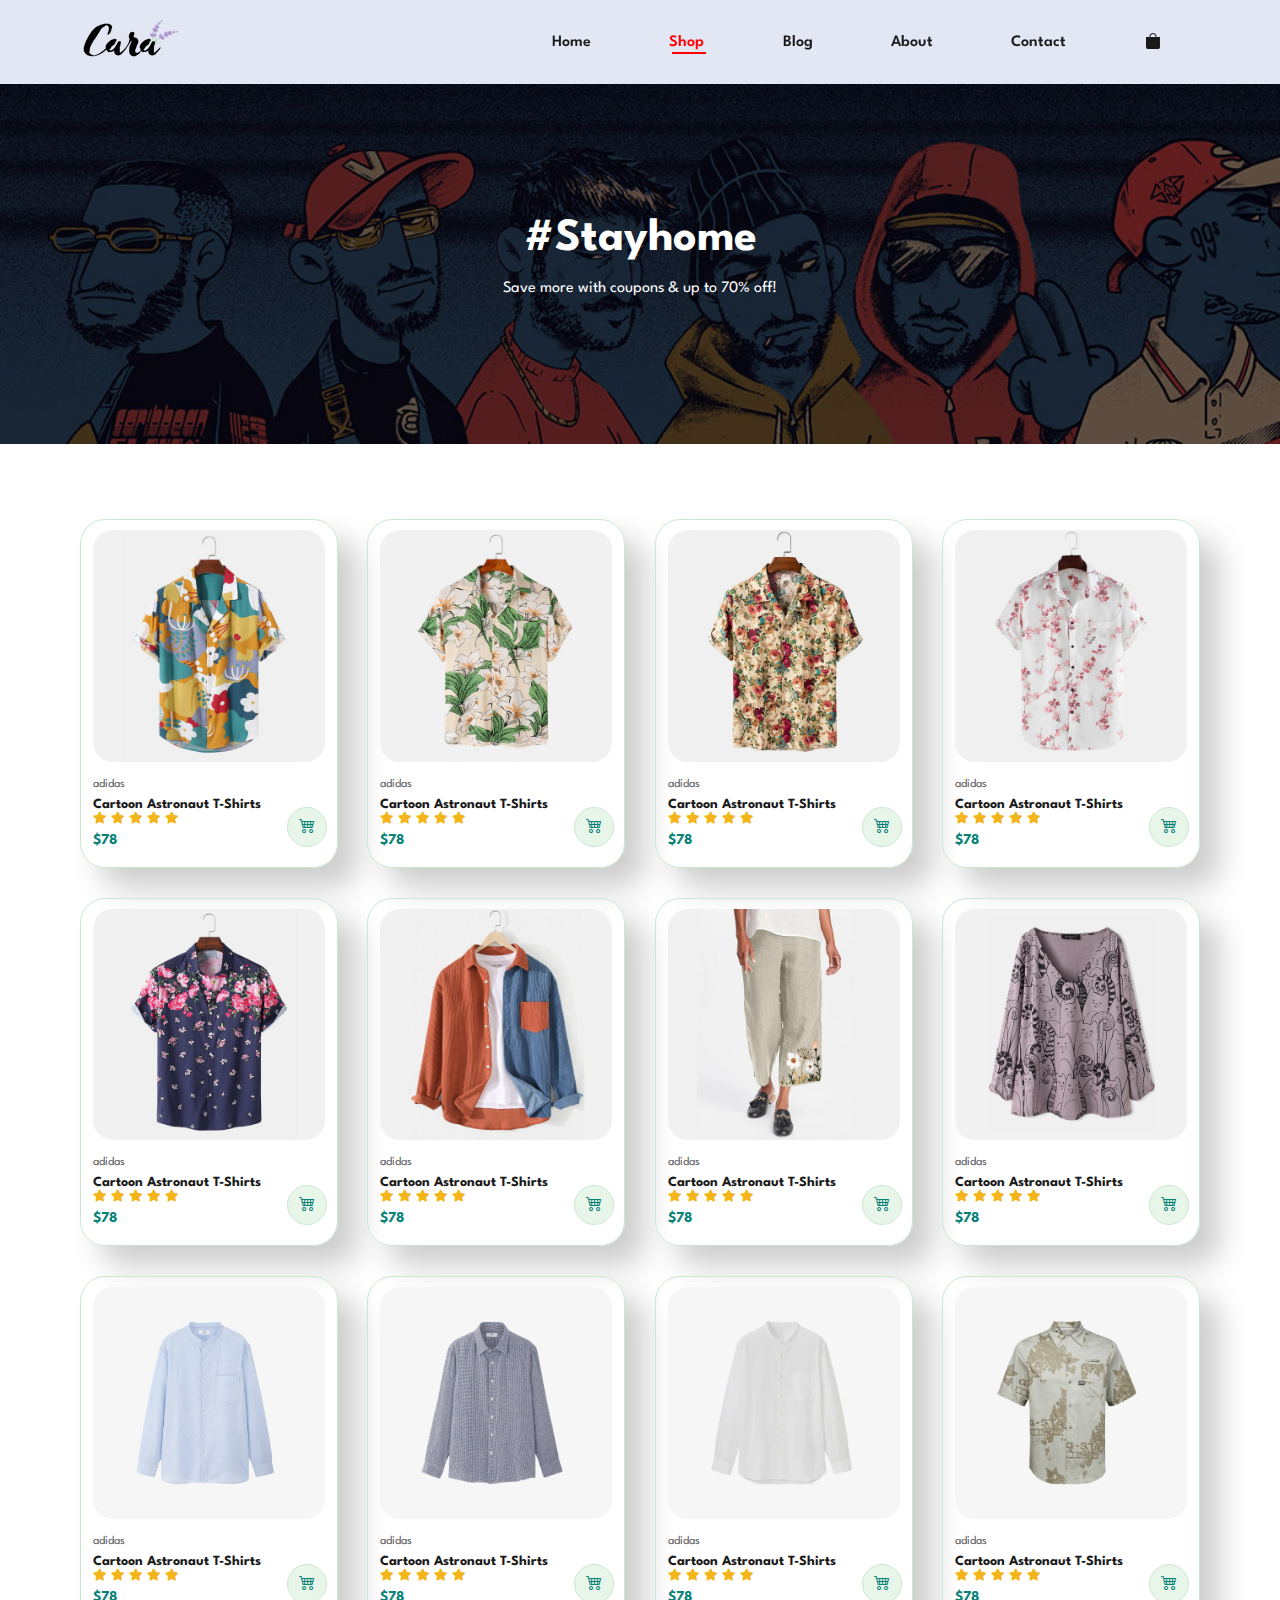
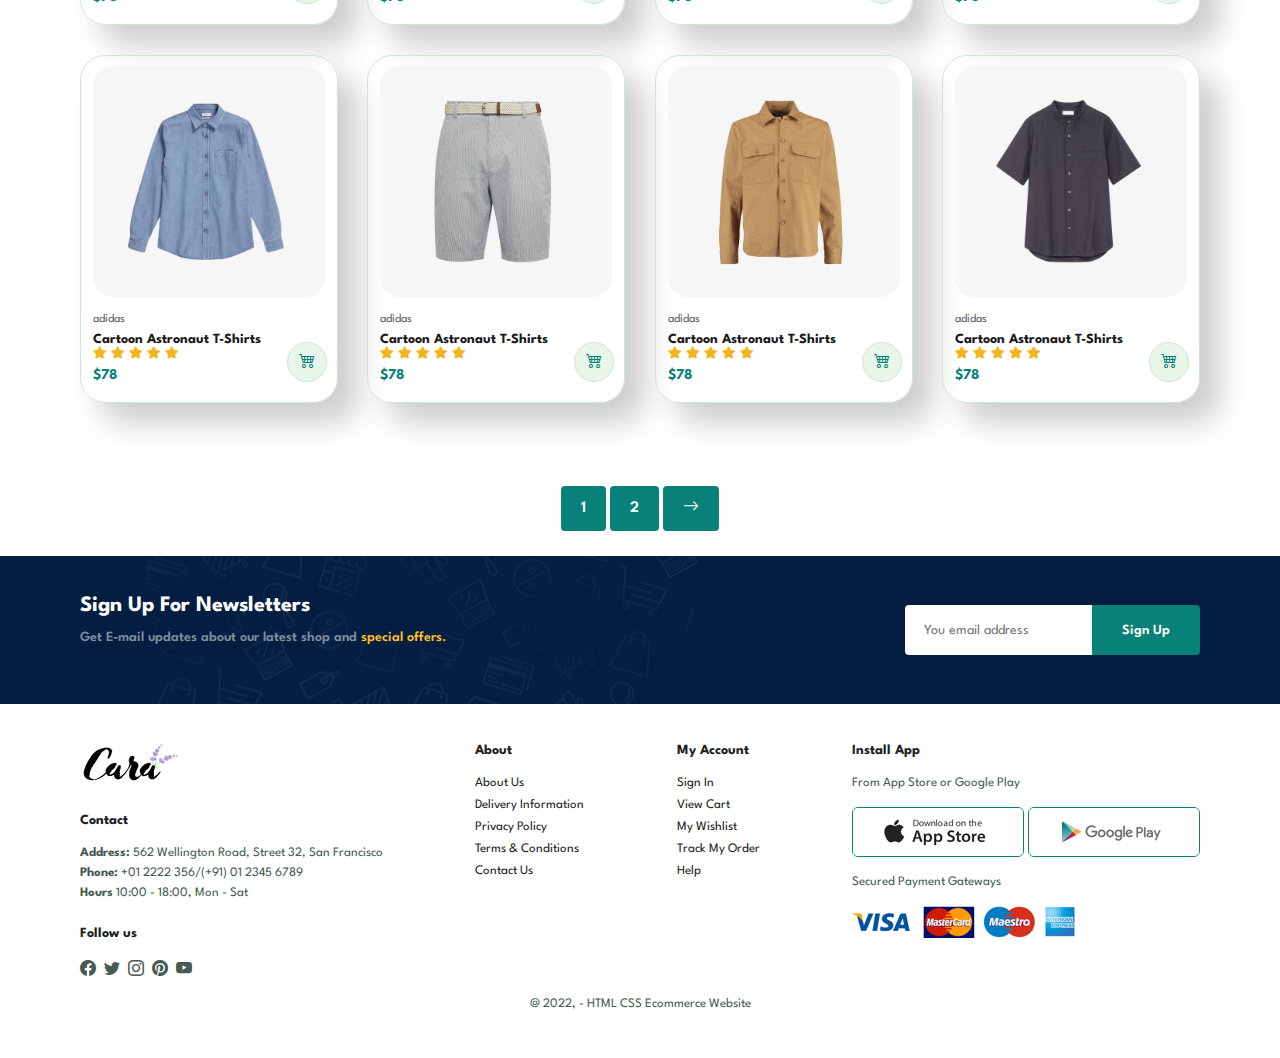
<file: shop.html>
<!DOCTYPE html>
<html lang="en">

<head>
    <meta charset="UTF-8">
    <meta http-equiv="X-UA-Compatible" content="IE=edge">
    <meta name="viewport" content="width=device-width, initial-scale=1.0">
    <title>Ecommerce Shopping</title>
    <link rel="stylesheet" href="https://use.fontawesome.com/releases/v5.15.4/css/all.css" />

    <link rel="stylesheet" href="https://cdn.jsdelivr.net/npm/bootstrap-icons@1.9.1/font/bootstrap-icons.css">

    <link rel="stylesheet" href="style.css">
</head>

<body>

    <section id="header">
        <a href="#"><img src="img/logo.png" class="logo" alt=""></a>
        
        <div>
            <ul id="navbar">
                <li><a href="index.html">Home</a></li>
                <li><a  class="active" href="shop.html">Shop</a></li>
                <li><a href="blog.html">Blog</a></li>
                <li><a href="about.html">About</a></li>
                <li><a href="contact.html">Contact</a></li>
                <li id="lg-bag"><a href="cart.html"><i class="bi bi-bag-fill"></i></a></li>
                <a href="#" id="close"><i class="bi bi-x-square"></i></a>
            </ul>
        </div>
        <div id="mobile">
            <a href="cart.html"><i class="bi bi-bag-fill"></i></a>
            <i id="bar" class="fas fa-outdent"></i>
        </div>
    </section>

    <section id="page-header">
        <h2>#Stayhome</h2>
        <p>Save more with coupons & up to 70% off! </p>
    </section>

    <section id="product1" class="section-p1">
        
        <div class="pro-container">
            <div class="pro" onclick="window.location.href='sproduct.html';">
                <img src="img/products/f1.jpg" alt="">
                <div class="des">
                    <span>adidas</span>
                    <h5>Cartoon Astronaut T-Shirts</h5>
                    <div class="star">
                        <i class="fas fa-star"></i>
                        <i class="fas fa-star"></i>
                        <i class="fas fa-star"></i>
                        <i class="fas fa-star"></i>
                        <i class="fas fa-star"></i>
                    </div>
                    <h4>$78</h4>
                </div>
                <a href="#"><i class="bi bi-cart4 cart"></i></a>
            </div>
            <div class="pro">
                <img src="img/products/f2.jpg" alt="">
                <div class="des">
                    <span>adidas</span>
                    <h5>Cartoon Astronaut T-Shirts</h5>
                    <div class="star">
                        <i class="fas fa-star"></i>
                        <i class="fas fa-star"></i>
                        <i class="fas fa-star"></i>
                        <i class="fas fa-star"></i>
                        <i class="fas fa-star"></i>
                    </div>
                    <h4>$78</h4>
                </div>
                <a href="#"><i class="bi bi-cart4 cart"></i></a>
            </div>
            <div class="pro">
                <img src="img/products/f3.jpg" alt="">
                <div class="des">
                    <span>adidas</span>
                    <h5>Cartoon Astronaut T-Shirts</h5>
                    <div class="star">
                        <i class="fas fa-star"></i>
                        <i class="fas fa-star"></i>
                        <i class="fas fa-star"></i>
                        <i class="fas fa-star"></i>
                        <i class="fas fa-star"></i>
                    </div>
                    <h4>$78</h4>
                </div>
                <a href="#"><i class="bi bi-cart4 cart"></i></a>
            </div>
            <div class="pro">
                <img src="img/products/f4.jpg" alt="">
                <div class="des">
                    <span>adidas</span>
                    <h5>Cartoon Astronaut T-Shirts</h5>
                    <div class="star">
                        <i class="fas fa-star"></i>
                        <i class="fas fa-star"></i>
                        <i class="fas fa-star"></i>
                        <i class="fas fa-star"></i>
                        <i class="fas fa-star"></i>
                    </div>
                    <h4>$78</h4>
                </div>
                <a href="#"><i class="bi bi-cart4 cart"></i></a>
            </div>
            <div class="pro">
                <img src="img/products/f5.jpg" alt="">
                <div class="des">
                    <span>adidas</span>
                    <h5>Cartoon Astronaut T-Shirts</h5>
                    <div class="star">
                        <i class="fas fa-star"></i>
                        <i class="fas fa-star"></i>
                        <i class="fas fa-star"></i>
                        <i class="fas fa-star"></i>
                        <i class="fas fa-star"></i>
                    </div>
                    <h4>$78</h4>
                </div>
                <a href="#"><i class="bi bi-cart4 cart"></i></a>
            </div>
            <div class="pro">
                <img src="img/products/f6.jpg" alt="">
                <div class="des">
                    <span>adidas</span>
                    <h5>Cartoon Astronaut T-Shirts</h5>
                    <div class="star">
                        <i class="fas fa-star"></i>
                        <i class="fas fa-star"></i>
                        <i class="fas fa-star"></i>
                        <i class="fas fa-star"></i>
                        <i class="fas fa-star"></i>
                    </div>
                    <h4>$78</h4>
                </div>
                <a href="#"><i class="bi bi-cart4 cart"></i></a>
            </div>
            <div class="pro">
                <img src="img/products/f7.jpg" alt="">
                <div class="des">
                    <span>adidas</span>
                    <h5>Cartoon Astronaut T-Shirts</h5>
                    <div class="star">
                        <i class="fas fa-star"></i>
                        <i class="fas fa-star"></i>
                        <i class="fas fa-star"></i>
                        <i class="fas fa-star"></i>
                        <i class="fas fa-star"></i>
                    </div>
                    <h4>$78</h4>
                </div>
                <a href="#"><i class="bi bi-cart4 cart"></i></a>
            </div>
            <div class="pro">
                <img src="img/products/f8.jpg" alt="">
                <div class="des">
                    <span>adidas</span>
                    <h5>Cartoon Astronaut T-Shirts</h5>
                    <div class="star">
                        <i class="fas fa-star"></i>
                        <i class="fas fa-star"></i>
                        <i class="fas fa-star"></i>
                        <i class="fas fa-star"></i>
                        <i class="fas fa-star"></i>
                    </div>
                    <h4>$78</h4>
                </div>
                <a href="#"><i class="bi bi-cart4 cart"></i></a>
            </div>
        
            <div class="pro">
                <img src="img/products/n1.jpg" alt="">
                <div class="des">
                    <span>adidas</span>
                    <h5>Cartoon Astronaut T-Shirts</h5>
                    <div class="star">
                        <i class="fas fa-star"></i>
                        <i class="fas fa-star"></i>
                        <i class="fas fa-star"></i>
                        <i class="fas fa-star"></i>
                        <i class="fas fa-star"></i>
                    </div>
                    <h4>$78</h4>
                </div>
                <a href="#"><i class="bi bi-cart4 cart"></i></a>
            </div>
            <div class="pro">
                <img src="img/products/n2.jpg" alt="">
                <div class="des">
                    <span>adidas</span>
                    <h5>Cartoon Astronaut T-Shirts</h5>
                    <div class="star">
                        <i class="fas fa-star"></i>
                        <i class="fas fa-star"></i>
                        <i class="fas fa-star"></i>
                        <i class="fas fa-star"></i>
                        <i class="fas fa-star"></i>
                    </div>
                    <h4>$78</h4>
                </div>
                <a href="#"><i class="bi bi-cart4 cart"></i></a>
            </div>
            <div class="pro">
                <img src="img/products/n3.jpg" alt="">
                <div class="des">
                    <span>adidas</span>
                    <h5>Cartoon Astronaut T-Shirts</h5>
                    <div class="star">
                        <i class="fas fa-star"></i>
                        <i class="fas fa-star"></i>
                        <i class="fas fa-star"></i>
                        <i class="fas fa-star"></i>
                        <i class="fas fa-star"></i>
                    </div>
                    <h4>$78</h4>
                </div>
                <a href="#"><i class="bi bi-cart4 cart"></i></a>
            </div>
            <div class="pro">
                <img src="img/products/n4.jpg" alt="">
                <div class="des">
                    <span>adidas</span>
                    <h5>Cartoon Astronaut T-Shirts</h5>
                    <div class="star">
                        <i class="fas fa-star"></i>
                        <i class="fas fa-star"></i>
                        <i class="fas fa-star"></i>
                        <i class="fas fa-star"></i>
                        <i class="fas fa-star"></i>
                    </div>
                    <h4>$78</h4>
                </div>
                <a href="#"><i class="bi bi-cart4 cart"></i></a>
            </div>
            <div class="pro">
                <img src="img/products/n5.jpg" alt="">
                <div class="des">
                    <span>adidas</span>
                    <h5>Cartoon Astronaut T-Shirts</h5>
                    <div class="star">
                        <i class="fas fa-star"></i>
                        <i class="fas fa-star"></i>
                        <i class="fas fa-star"></i>
                        <i class="fas fa-star"></i>
                        <i class="fas fa-star"></i>
                    </div>
                    <h4>$78</h4>
                </div>
                <a href="#"><i class="bi bi-cart4 cart"></i></a>
            </div>
            <div class="pro">
                <img src="img/products/n6.jpg" alt="">
                <div class="des">
                    <span>adidas</span>
                    <h5>Cartoon Astronaut T-Shirts</h5>
                    <div class="star">
                        <i class="fas fa-star"></i>
                        <i class="fas fa-star"></i>
                        <i class="fas fa-star"></i>
                        <i class="fas fa-star"></i>
                        <i class="fas fa-star"></i>
                    </div>
                    <h4>$78</h4>
                </div>
                <a href="#"><i class="bi bi-cart4 cart"></i></a>
            </div>
            <div class="pro">
                <img src="img/products/n7.jpg" alt="">
                <div class="des">
                    <span>adidas</span>
                    <h5>Cartoon Astronaut T-Shirts</h5>
                    <div class="star">
                        <i class="fas fa-star"></i>
                        <i class="fas fa-star"></i>
                        <i class="fas fa-star"></i>
                        <i class="fas fa-star"></i>
                        <i class="fas fa-star"></i>
                    </div>
                    <h4>$78</h4>
                </div>
                <a href="#"><i class="bi bi-cart4 cart"></i></a>
            </div>
            <div class="pro">
                <img src="img/products/n8.jpg" alt="">
                <div class="des">
                    <span>adidas</span>
                    <h5>Cartoon Astronaut T-Shirts</h5>
                    <div class="star">
                        <i class="fas fa-star"></i>
                        <i class="fas fa-star"></i>
                        <i class="fas fa-star"></i>
                        <i class="fas fa-star"></i>
                        <i class="fas fa-star"></i>
                    </div>
                    <h4>$78</h4>
                </div>
                <a href="#"><i class="bi bi-cart4 cart"></i></a>
            </div>
        </div>
    </section>

    <section id="pagination" class="section-p1">
        <a href="#">1</a>
        <a href="#">2</a>
        <a href="#"><i class="bi bi-arrow-right"></i></a>
    </section>

    <section id="newsletter" class="section-p1 section-m1">
        <div class="newstext">
            <h4>Sign Up For Newsletters</h4>
            <p>Get E-mail updates about our latest shop and <span>special offers.</span></p>
        </div>
        <div class="form">
            <input type="text" placeholder="You email address">
            <button class="normal">Sign Up</button>
        </div>
    </section>

    <footer class="section-p1">
        <div class="col">
            <img class="logo" src="img/logo.png" alt="">
            <h4>Contact</h4>
            <p><strong>Address: </strong> 562 Wellington Road, Street 32, San Francisco</p>
            <p><strong>Phone: </strong> +01 2222 356/(+91) 01 2345 6789</p>
            <p><strong>Hours</strong> 10:00 - 18:00, Mon - Sat</p>
            <div class="follow">
                <h4>Follow us</h4>
                <div class="icon">
                    <i class="bi bi-facebook"></i>
                    <i class="bi bi-twitter"></i>
                    <i class="bi bi-instagram"></i>
                    <i class="bi bi-pinterest"></i>
                    <i class="bi bi-youtube"></i>
                </div>

            </div>
        </div>
        <div class="col">
            <h4>About</h4>
            <a href="#">About Us</a>
            <a href="#">Delivery Information</a>
            <a href="#">Privacy Policy</a>
            <a href="#">Terms & Conditions</a>
            <a href="#">Contact Us</a>
        </div>
        <div class="col">
            <h4>My Account</h4>
            <a href="#">Sign In</a>
            <a href="#">View Cart</a>
            <a href="#">My Wishlist</a>
            <a href="#">Track My Order</a>
            <a href="#">Help</a>

        </div>

        <div class="col install">
            <h4>Install App</h4>
            <p>From App Store or Google Play</p>
            <div class="row">
                <img src="img/pay/app.jpg" alt="">
                <img src="img/pay/play.jpg" alt="">
            </div>
            <p>Secured Payment Gateways </p>
            <img src="img/pay/pay.png" alt="">
        </div>
        <div class="copyright">
            <p>@ 2022, - HTML CSS Ecommerce Website</p>
        </div>

    </footer>



    <script src="script.js"></script>
</body>

</html>
</file>
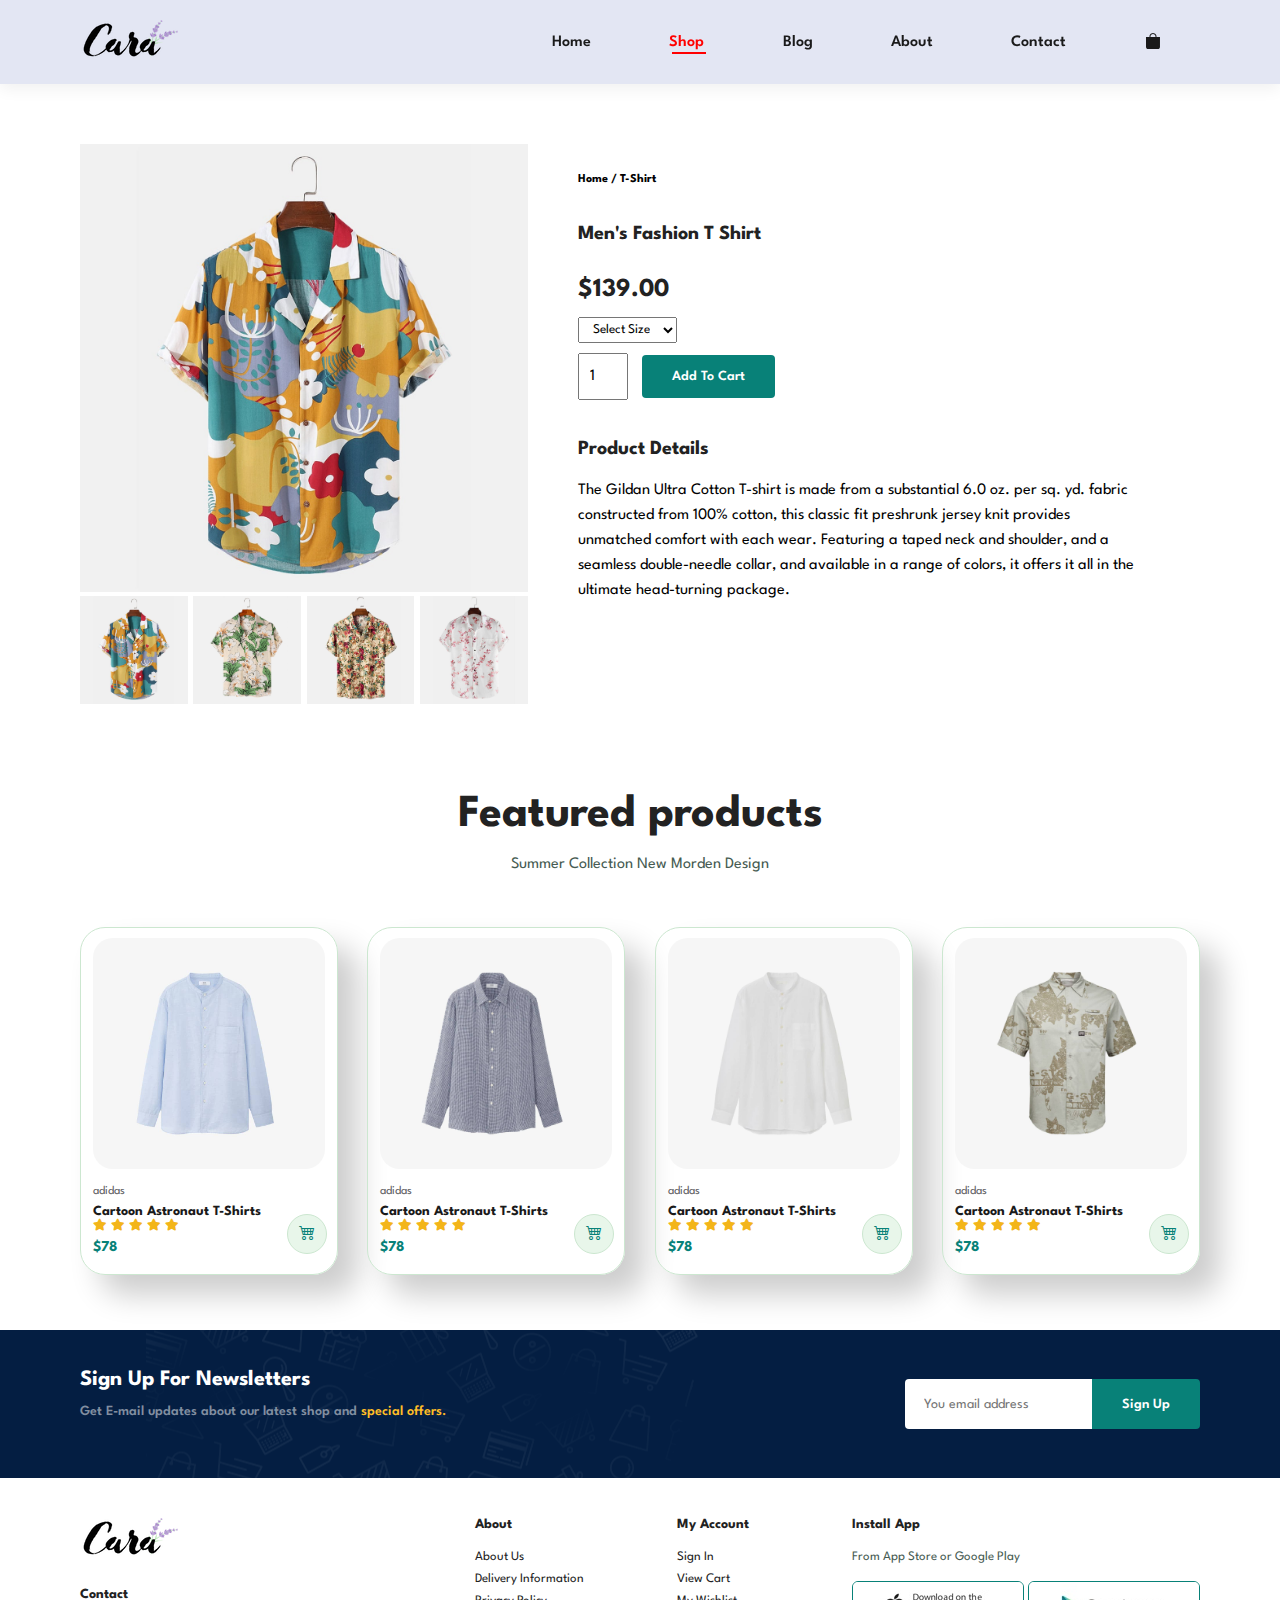
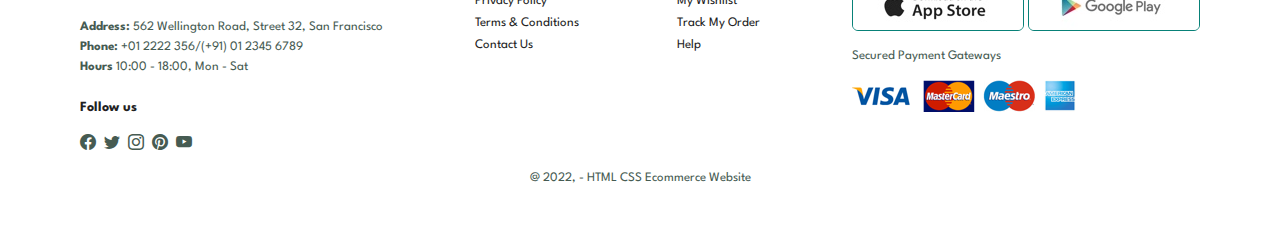
<file: sproduct.html>
<!DOCTYPE html>
<html lang="en">

<head>
    <meta charset="UTF-8">
    <meta http-equiv="X-UA-Compatible" content="IE=edge">
    <meta name="viewport" content="width=device-width, initial-scale=1.0">
    <title>Ecommerce Shopping</title>
    <link rel="stylesheet" href="https://use.fontawesome.com/releases/v5.15.4/css/all.css" />

    <link rel="stylesheet" href="https://cdn.jsdelivr.net/npm/bootstrap-icons@1.9.1/font/bootstrap-icons.css">

    <link rel="stylesheet" href="style.css">
</head>

<body>

    <section id="header">
        <a href="#"><img src="img/logo.png" class="logo" alt=""></a>
        
        <div>
            <ul id="navbar">
                <li><a href="index.html">Home</a></li>
                <li><a  class="active" href="shop.html">Shop</a></li>
                <li><a href="blog.html">Blog</a></li>
                <li><a href="about.html">About</a></li>
                <li><a href="contact.html">Contact</a></li>
                <li id="lg-bag"><a href="cart.html"><i class="bi bi-bag-fill"></i></a></li>
                <a href="#" id="close"><i class="bi bi-x-square"></i></a>
            </ul>
        </div>
        <div id="mobile">
            <a href="cart.html"><i class="bi bi-bag-fill"></i></a>
            <i id="bar" class="fas fa-outdent"></i>
        </div>
    </section>

  <section id="prodetails" class="section-p1">
    <div class="single-pro-image">
        <img src="img/products/f1.jpg" width="100%" id="MainImg" alt="">

        <div class="small-img-group">
            <div class="small-img-col">
                <img src="img/products/f1.jpg" width="100%" class="small-img" alt="">
            </div>
            <div class="small-img-col">
                <img src="img/products/f2.jpg" width="100%" class="small-img" alt="">
            </div>
            <div class="small-img-col">
                <img src="img/products/f3.jpg" width="100%" class="small-img" alt="">
            </div>
            <div class="small-img-col">
                <img src="img/products/f4.jpg" width="100%" class="small-img" alt="">
            </div>
        </div>
    </div>
    <div class="single-pro-details">
        <h6>Home / T-Shirt</h6>
        <h4>Men's Fashion T Shirt</h4>
        <h2>$139.00</h2>
        <select name="" id="">
            <option value="">Select Size</option>
            <option value="">XL</option>
            <option value="">XXL</option>
            <option value="">Small</option>
            <option value="">Large</option>
        </select>
        <input type="number" value="1">
        <button class="normal">Add To Cart</button>
        <h4>Product Details</h4>
        <span>The Gildan Ultra Cotton T-shirt is made from a substantial 6.0 oz. per sq. yd. fabric constructed from 100% cotton, this classic fit preshrunk jersey knit provides unmatched comfort with each wear. Featuring a taped neck and shoulder, and a seamless double-needle collar, and available in a range of colors, it offers it all in the ultimate head-turning package. </span>
    </div>
  </section>

  <section id="product1" class="section-p1">
    <h2>Featured products</h2>
    <p>Summer Collection New Morden Design</p>
    <div class="pro-container">
        <div class="pro">
            <img src="img/products/n1.jpg" alt="">
            <div class="des">
                <span>adidas</span>
                <h5>Cartoon Astronaut T-Shirts</h5>
                <div class="star">
                    <i class="fas fa-star"></i>
                    <i class="fas fa-star"></i>
                    <i class="fas fa-star"></i>
                    <i class="fas fa-star"></i>
                    <i class="fas fa-star"></i>
                </div>
                <h4>$78</h4>
            </div>
            <a href="#"><i class="bi bi-cart4 cart"></i></a>
        </div>
        <div class="pro">
            <img src="img/products/n2.jpg" alt="">
            <div class="des">
                <span>adidas</span>
                <h5>Cartoon Astronaut T-Shirts</h5>
                <div class="star">
                    <i class="fas fa-star"></i>
                    <i class="fas fa-star"></i>
                    <i class="fas fa-star"></i>
                    <i class="fas fa-star"></i>
                    <i class="fas fa-star"></i>
                </div>
                <h4>$78</h4>
            </div>
            <a href="#"><i class="bi bi-cart4 cart"></i></a>
        </div>
        <div class="pro">
            <img src="img/products/n3.jpg" alt="">
            <div class="des">
                <span>adidas</span>
                <h5>Cartoon Astronaut T-Shirts</h5>
                <div class="star">
                    <i class="fas fa-star"></i>
                    <i class="fas fa-star"></i>
                    <i class="fas fa-star"></i>
                    <i class="fas fa-star"></i>
                    <i class="fas fa-star"></i>
                </div>
                <h4>$78</h4>
            </div>
            <a href="#"><i class="bi bi-cart4 cart"></i></a>
        </div>
        <div class="pro">
            <img src="img/products/n4.jpg" alt="">
            <div class="des">
                <span>adidas</span>
                <h5>Cartoon Astronaut T-Shirts</h5>
                <div class="star">
                    <i class="fas fa-star"></i>
                    <i class="fas fa-star"></i>
                    <i class="fas fa-star"></i>
                    <i class="fas fa-star"></i>
                    <i class="fas fa-star"></i>
                </div>
                <h4>$78</h4>
            </div>
            <a href="#"><i class="bi bi-cart4 cart"></i></a>
        </div>
       
    </div>
</section>

    <section id="newsletter" class="section-p1 section-m1">
        <div class="newstext">
            <h4>Sign Up For Newsletters</h4>
            <p>Get E-mail updates about our latest shop and <span>special offers.</span></p>
        </div>
        <div class="form">
            <input type="text" placeholder="You email address">
            <button class="normal">Sign Up</button>
        </div>
    </section>

    <footer class="section-p1">
        <div class="col">
            <img class="logo" src="img/logo.png" alt="">
            <h4>Contact</h4>
            <p><strong>Address: </strong> 562 Wellington Road, Street 32, San Francisco</p>
            <p><strong>Phone: </strong> +01 2222 356/(+91) 01 2345 6789</p>
            <p><strong>Hours</strong> 10:00 - 18:00, Mon - Sat</p>
            <div class="follow">
                <h4>Follow us</h4>
                <div class="icon">
                    <i class="bi bi-facebook"></i>
                    <i class="bi bi-twitter"></i>
                    <i class="bi bi-instagram"></i>
                    <i class="bi bi-pinterest"></i>
                    <i class="bi bi-youtube"></i>
                </div>

            </div>
        </div>
        <div class="col">
            <h4>About</h4>
            <a href="#">About Us</a>
            <a href="#">Delivery Information</a>
            <a href="#">Privacy Policy</a>
            <a href="#">Terms & Conditions</a>
            <a href="#">Contact Us</a>
        </div>
        <div class="col">
            <h4>My Account</h4>
            <a href="#">Sign In</a>
            <a href="#">View Cart</a>
            <a href="#">My Wishlist</a>
            <a href="#">Track My Order</a>
            <a href="#">Help</a>

        </div>

        <div class="col install">
            <h4>Install App</h4>
            <p>From App Store or Google Play</p>
            <div class="row">
                <img src="img/pay/app.jpg" alt="">
                <img src="img/pay/play.jpg" alt="">
            </div>
            <p>Secured Payment Gateways </p>
            <img src="img/pay/pay.png" alt="">
        </div>
        <div class="copyright">
            <p>@ 2022, - HTML CSS Ecommerce Website</p>
        </div>

    </footer>

    <script>
        var MainImg = document.getElementById("MainImg");
        var smallimg = document.getElementsByClassName("small-img");

        smallimg[0].onclick = function(){
            MainImg.src = smallimg[0].src;
        }
        smallimg[1].onclick = function(){
            MainImg.src = smallimg[1].src;
        }
        smallimg[2].onclick = function(){
            MainImg.src = smallimg[2].src;
        }
        smallimg[3].onclick = function(){
            MainImg.src = smallimg[3].src;
        }
    </script>


    <script src="script.js"></script>
</body>

</html>
</file>
<file: style.css>
@import url('https://fonts.googleapis.com/css2?family=Spartan:wght@100;200;300;400;500;600;700;800;900&display=swap');

* {
    margin: 0;
    padding: 0;
    box-sizing: border-box;
    font-family: 'spartan', sans-serif;
    /* border: 1px solid red; */
}

h1 {
    font-size: 50px;
    line-height: 64px;
    color: #222;
}

h2 {
    font-size: 46px;
    line-height: 54px;
    color: #222;
}

h4 {
    font-size: 20px;
    color: #222;
}

h6 {
    font-weight: 700;
    font-size: 12px;
}

p {
    font-size: 16px;
    color: #465b52;
    margin: 15px 0 20px 0;
}

.section-p1 {
    padding: 40px 80px;
}

.section-m1 {
    /* margin: 40px 0; */
}


button.normal {
    font-size: 14px;
    font-weight: 600;
    padding: 15px 30px;
    color: #000;
    background-color: #fff;
    border-radius: 4px;
    cursor: pointer;
    border: none;
    outline: none;
    transition: 0.2s;
}


button.white {
    font-size: 13px;
    font-weight: 600;
    padding: 11px 18px;
    color: #fff;
    background-color: transparent;
    cursor: pointer;
    border: 1px solid #fff;
    outline: none;
    transition: 0.2s;
}

body {
    width: 100%;
}


/* Header Start  */

#header {
    width: 100%;
    /* border: 1px solid red; */
    display: flex;
    align-items: center;
    justify-content: space-between;
    padding: 20px 80px;
    background: #e3e6f3;
    box-shadow: 0 5px 15px rgba(0, 0, 0, 0.06);
    z-index: 999;
    position: sticky;
    top: 0;
    left: 0;
}

#navbar {
    /* border: 1px solid red; */
    /* width: 100vw; */
    display: flex;
    align-items: center;

}

#navbar li {
    list-style: none;
    padding: 0 20px;
    position: relative;
}

#navbar a {
    margin: 1.2rem;
    text-decoration: none;
    font-size: 1rem;
    font-weight: 600;
    color: #1a1a1a;
    transition: 0.3s ease;
}

/* #navbar li a :nth-child(1){
    margin-left:100px ;
} */
#navbar a:hover,
#navbar a.active {
    color: red;
}

#navbar li a.active::after,
#navbar li a:hover::after {
    content: "";
    width: 30%;
    height: 2px;
    background: red;
    position: absolute;
    align-items: center;
    bottom: -4px;
    left: 42px;
}

#mobile {
    display: none;
    align-items: center;
}

#close {
    display: none;
}


/* Home Page */

#hero {
    background-image: url("img/hero4.png");
    height: 90vh;
    width: 100%;
    background-size: cover;
    background-position: top 25% right 0;
    padding: 0 80px;
    display: flex;
    flex-direction: column;
    align-items: flex-start;
    justify-content: center;
}

#hero h4 {
    padding-bottom: 15px;
}

#hero h1 {
    color: #088178;
}

#hero button {
    background-image: url("img/button.png");
    background-color: transparent;
    color: #088178;
    border: 0;
    padding: 14px 80px 14px 65px;
    background-repeat: no-repeat;
    cursor: pointer;
    font-weight: 700;
    font-size: 15px;
}

#feature {
    display: flex;
    align-items: center;
    justify-content: space-between;
    flex-wrap: wrap;
}

#feature .fe-box {
    width: 180px;
    text-align: center;
    padding: 25px 15px;
    box-shadow: 20px 20px 34px rgba(0, 0, 0, 0.03);
    border: 1px solid #cce7d0;
    border-radius: 4px;
    margin: 15px 0;
}

#feature .fe-box:hover {
    box-shadow: 10px 10px 54px rgba(70, 62, 221, 0.1);
}

#feature .fe-box img {
    width: 100%;
    margin-bottom: 10px;
}

#feature .fe-box h6 {
    display: inline-block;
    padding: 9px 8px 6px 8px;
    line-height: 1;
    border-radius: 4px;
    color: #088178;
    background-color: #fddde4;
}

#feature .fe-box:nth-child(2) h6 {
    background-color: #cdebbc;
}

#feature .fe-box:nth-child(3) h6 {
    background-color: #d1e8f2;
}

#feature .fe-box:nth-child(4) h6 {
    background-color: #cdd4f8;
}

#feature .fe-box:nth-child(5) h6 {
    background-color: #f6dbf6;
}

#feature .fe-box:nth-child(6) h6 {
    background-color: #fff2e5;
}


#product1 {
    text-align: center;
}

#product1 .pro-container {
    display: flex;
    justify-content: space-between;
    padding-top: 20px;
    flex-wrap: wrap;
}

#product1 .pro {
    width: 23%;
    min-width: 250px;
    padding: 10px 12px;
    border: 1px solid #cce7d0;
    border-radius: 25px;
    cursor: pointer;
    box-shadow: 20px 20px 30px rgba(0, 0, 0, 0.2);
    margin: 15px 0;
    transition: 0.2s ease;
    position: relative;
}

#product1 .pro:hover {
    box-shadow: 20px 20px 30px rgba(0, 0, 0, 0.06);
}

#product1 .pro img {
    width: 100%;
    border-radius: 20px;
}

#product1 .pro .des {
    text-align: start;
    padding: 10px 0;
}

#product1 .pro .des span {
    color: #606063;
    font-size: 12px;
}

#product1 .pro .des h5 {
    padding-top: 7px;
    color: #1a1a1a;
    font-size: 14px;
}

#product1 .pro .des i {
    font-size: 12px;
    color: rgb(243, 181, 25);
}

#product1 .pro .des h4 {
    padding-top: 7px;
    font-size: 15px;
    font-weight: 700;
    color: #088178;
}

#product1 .pro .cart {
    width: 40px;
    height: 40px;
    line-height: 40px;
    border-radius: 50px;
    background-color: #e8f6ea;
    font-weight: 500;
    color: #088178;
    border: 1px solid #cce7d0;
    position: absolute;
    bottom: 20px;
    right: 10px;
}

#banner {
    display: flex;
    flex-direction: column;
    justify-content: center;
    align-items: center;
    text-align: center;
    background-image: url("img/banner/b2.jpg");
    width: 100%;
    height: 40vh;
    background-size: cover;
    background-position: center;
}

#banner h4 {
    color: #fff;
    font-size: 16px;
}

#banner h2 {
    color: #fff;
    font-size: 30px;
    padding: 10px 0;
}

#banner h2 span {
    color: #ef3636;
}

#banner button:hover {
    background: #088178;
    color: #fff;
}

#sm-banner {
    display: flex;
    justify-content: space-between;
    flex-wrap: wrap;
}

#sm-banner .banner-box {
    display: flex;
    flex-direction: column;
    justify-content: center;
    align-items: flex-start;
    background-image: url("img/banner/b17.jpg");
    min-width: 580px;
    height: 50vh;
    background-size: cover;
    background-position: center;
    padding: 30px;
}

#sm-banner .banner-box2 {
    background-image: url("img/banner/b10.jpg");
}

#sm-banner h4 {
    color: #fff;
    font-size: 20px;
    font-weight: 300;
}

#sm-banner h2 {
    color: #fff;
    font-size: 28px;
    font-weight: 800;
}

#sm-banner span {
    color: #fff;
    font-size: 14px;
    font-weight: 500;
    padding-bottom: 15px;
}


#sm-banner .banner-box:hover button {
    background: #088178;
    border: 1px solid #088178;
}

#banner3 {
    display: flex;
    justify-content: space-between;
    flex-wrap: wrap;
    padding: 0 80px;
}

#banner3 .banner-box {
    display: flex;
    flex-direction: column;
    justify-content: center;
    align-items: flex-start;
    background-image: url("img/banner/b7.jpg");
    min-width: 30%;
    height: 30vh;
    background-size: cover;
    background-position: center;
    padding: 20px;
    margin-bottom: 20px;
}

#banner3 .banner-box2 {
    background-image: url("img/banner/b4.jpg");
}

#banner3 .banner-box3 {
    background-image: url("img/banner/b18.jpg");
}

#banner3 h2 {
    color: #fff;
    font-weight: 900;
    font-size: 22px;
}

#banner3 h3 {
    color: #ec544e;
    font-weight: 800;
    font-size: 15px;
}

#newsletter {
    display: flex;
    justify-content: space-between;
    flex-wrap: wrap;
    align-items: center;
    background-image: url("img/banner/b14.png");
    background-repeat: no-repeat;
    background-position: 20% 30%;
    background-color: #041e42;
}

#newsletter h4 {
    font-size: 22px;
    font-weight: 700;
    color: #fff;
}

#newsletter p {
    font-size: 14px;
    font-weight: 600;
    color: #818ea0;
}

#newsletter p span {
    color: #ffbd27;
}

#newsletter .form {
    display: flex;
    width: 40;
}

#newsletter input {
    height: 3.125rem;
    padding: 0 1.25em;
    font-size: 14px;
    width: 100%;
    border: 1px solid transparent;
    border-radius: 4px;
    outline: none;
    border-top-right-radius: 0;
    border-bottom-right-radius: 0;
}

#newsletter button {
    background-color: #088178;
    color: #fff;
    white-space: nowrap;
    border-top-left-radius: 0;
    border-bottom-left-radius: 0;
}

footer {
    display: flex;
    flex-wrap: wrap;
    justify-content: space-between;
}

footer .col {
    display: flex;
    flex-direction: column;
    align-items: flex-start;
    margin-bottom: 20px;
}

footer .logo {
    margin-bottom: 30px;
}

footer h4 {
    font-size: 14px;
    padding-bottom: 20px;
}

footer p {
    font-size: 13px;
    margin: 0 0 8px 0;
}

footer a {
    font-size: 13px;
    text-decoration: none;
    color: #222;
    margin-bottom: 10px;
}

footer .follow {
    margin-top: 20px;
}




footer .follow i {
    color: #465b52;
    padding-right: 4px;
    cursor: pointer;
}

footer .install .row img {
    border: 1px solid #088178;
    border-radius: 6px;
}

footer .install img {
    margin: 10px 0 15px 0;
}

footer .follow i:hover,
footer a:hover {
    color: #d84326;
}

footer .copyright {
    width: 100%;
    text-align: center;
}

/* Shop Page  */

#page-header {
    background-image: url("img/banner/b1.jpg");
    width: 100%;
    height: 40vh;
    background-size: cover;
    display: flex;
    justify-content: center;
    text-align: center;
    flex-direction: column;
    padding: 14px;
}

#page-header h2,
#page-header p {
    color: #fff;
}

#pagination {
    text-align: center;
}

#pagination a {
    text-decoration: none;
    background-color: #088178;
    padding: 15px 20px;
    border-radius: 4px;
    color: #fff;
    font-weight: 600;
}

#pagination a i {
    font-size: 16px;
    font-weight: 600;
}


/* Single Product */

#prodetails {
    display: flex;
    margin-top: 20px;
}

#prodetails .single-pro-image {
    width: 40%;
    margin-right: 50px;
}

.small-img-group {
    display: flex;
    justify-content: space-between;
}

.small-img-col {
    flex-basis: 24%;
    cursor: pointer;
}

#prodetails .single-pro-details {
    width: 50%;
    padding-top: 30px;
}

#prodetails .single-pro-details h4 {
    padding: 40px 0 20px 0;
}

#prodetails .single-pro-details h2 {
    font-size: 26px;
}

#prodetails .single-pro-details select {
    display: block;
    padding: 5px 10px;
    margin-bottom: 10px;
}

#prodetails .single-pro-details input {
    width: 50px;
    height: 47px;
    padding-left: 10px;
    font-size: 16px;
    margin-right: 10px;
}

#prodetails .single-pro-details input:focus {
    outline: none;
}

#prodetails .single-pro-details button {
    background: #088178;
    color: #fff;
}

#prodetails .single-pro-details span {
    line-height: 25px;
}


/* Blog Page */
#page-header.blog-header {
    background-image: url("img/banner/b19.jpg");
}

#blog {
    padding: 150px 150px 0 150px;
}

#blog .blog-box {
    display: flex;
    align-items: center;
    width: 100%;
    position: relative;
    padding-bottom: 90px;
}

#blog .blog-img {
    width: 50%;
    margin-right: 40px;
}

#blog img {
    width: 100%;
    height: 300px;
    object-fit: cover;
}

#blog .blog-details {
    width: 50%;
}

#blog .blog-details a {
    text-decoration: none;
    font-size: 11px;
    color: #000;
    font-weight: 700;
    position: relative;
    transition: 0.3s;
}

#blog .blog-details a::after {
    content: "";
    width: 50px;
    height: 1px;
    background-color: #000;
    position: absolute;
    top: 4px;
    right: -60px;
}

#blog .blog-details a:hover {
    color: #088178;
}

#blog .blog-details a:hover::after {
    background-color: #088178;
}

#blog .blog-box h1 {
    position: absolute;
    top: -40px;
    left: 0;
    font-size: 70px;
    font-weight: 700;
    color: #c9cbce;
    z-index: -9;
}

/* About Page */

#page-header.about-header {
    background-image: url("img/about/banner.png");
}

#about-header {
    display: flex;
    align-items: center;
}

#about-header img {
    width: 50%;
    height: auto;
}

#about-header div {
    padding-left: 40px;
}

#about-app {
    text-align: center;
}

#about-app .video {
    width: 70%;
    height: 100%;
    margin: 30px auto 0 auto;
}

#about-app .video video {
    width: 100%;
    height: 100%;
    border-radius: 20px;
}


/* Contact Page */

#cart {
    overflow-x: auto;
}

#contact-details {
    display: flex;
    align-items: center;
    justify-content: space-between;
}

#contact-details .details {
    width: 40%;
}

#contact-details .details span,
#form-details form span {
    font-size: 12px;
}

#contact-details .details h2,
#form-details form h2 {
    font-size: 26px;
    line-height: 35px;
    padding: 20px 0;
}

#contact-details .details h3 {
    font-size: 16px;
    padding-bottom: 15px;
}

#contact-details .details li {
    list-style: none;
    display: flex;
    padding: 10px 0;
}

#contact-details .details li i {
    font-size: 14px;
    padding-right: 22px;
}

#contact-details .details li p {
    margin: 0;
    font-size: 14px;
}

#contact-details .map {
    width: 55%;
    height: 400px;
}

#contact-details .map iframe {
    width: 100%;
    height: 100%;
}

#form-details {
    display: flex;
    justify-content: space-between;
    margin: 30px;
    padding: 80px;
    border: 5px solid #e1e1e1;
}

#form-details form {
    width: 65%;
    display: flex;
    flex-direction: column;
    align-items: flex-start;
}

#form-details form input,
#form-details form textarea {
    width: 100%;
    padding: 12px 15px;
    outline: none;
    margin-bottom: 20px;
    border: 1px solid #e1e1e1;
}

#form-details form button {
    background-color: #088178;
    color: #fff;
}

#form-details .people div {
    padding-bottom: 25px;
    display: flex;
    align-items: flex-start;
}

#form-details .people div img {
    width: 65px;
    height: 65px;
    object-fit: cover;
    margin-right: 15px;
}

#form-details .people div p {
    margin: 0;
    font-size: 13px;
    line-height: 25px;
}

#form-details .people div p span {
    display: block;
    font-size: 16px;
    font-weight: 600;
    color: #000;
}


/* Cart Page */

#cart table {
    width: 100%;
    border-collapse: collapse;
    table-layout: fixed;
    white-space: nowrap;
}

#cart table img {
    width: 70px;
}

#cart table td:nth-child(1) {
    width: 100px;
    text-align: center;
}

#cart table td:nth-child(2) {
    width: 150px;
    text-align: center;
}

#cart table td:nth-child(3) {
    width: 250px;
    text-align: center;
}

#cart table td:nth-child(4),
#cart table td:nth-child(5),
#cart table td:nth-child(6) {
    width: 150px;
    text-align: center;
}

#cart table td:nth-child(5) input {
    width: 70px;
    padding: 10px 5px 10px 15px;
}

#cart table thead {
    border: 1px solid #e2e9e1;
    border-left: none;
    border-right: none;
}

#cart table thead td {
    font-weight: 700;
    text-transform: uppercase;
    font-size: 13px;
    padding: 18px;
}

#cart table tbody tr td {
    padding-top: 15px;
}

#cart table tbody td {
    font-size: 13px;
}

#cart-add {
    display: flex;
    flex-wrap: wrap;
    justify-content: space-between;
}

#coupon {
    width: 50%;
    margin-bottom: 30px;
}

#coupon h3,
#subtotal h3 {
    padding-bottom: 15px;
}

#coupon input {
    padding: 10px 20px;
    outline: none;
    width: 60%;
    margin-right: 10px;
    border: 1px solid #e2e9e1;
}

#coupon button,
#subtotal button {
    background-color: #088178;
    color: #fff;
    padding: 12px 20px;
}

#subtotal {
    width: 50%;
    margin-bottom: 30px;
    border: 1px solid #e2e9e1;
    padding: 30px;
}

#subtotal table {
    border-collapse: collapse;
    width: 100%;
    margin-bottom: 20px;
}

#subtotal table td {
    width: 50%;
    border: 1px solid #e2e9e1;
    padding: 10px;
    font-size: 13px;
}

/* Start Media Query */

@media (max-width:799px) {
    .section-p1 {
        padding: 40px 40px;
    }

    #navbar {
        display: flex;
        flex-direction: column;
        align-items: flex-start;
        position: fixed;
        top: 0;
        right: -300px;
        height: 100vh;
        width: 300px;
        background-color: #e3e6f3;
        box-shadow: 0 40px 60px rgba(0, 0, 0, 0.1);
        padding: 80px 0 0 10px;
        transition: 0.3s;
    }

    #navbar.active {
        right: 0px;
    }

    #navbar li {
        margin-bottom: 25px;
    }

    #mobile {
        display: flex;
        align-items: center;
    }

    #mobile {
        color: #1a1a1a;
        font-size: 24px;
        padding-left: 20px;
    }

    #close {
        display: initial;
        position: absolute;
        top: 30px;
        left: 30px;
        color: #222;
        font-size: 24px;
    }

    #lg-bag {
        display: none;
    }

    #hero {
        height: 70vh;
        padding: 0 80px;
        background-position: top 30% right 30%;
    }

    #feature {
        justify-content: center;
    }

    #feature .fe-box {
        margin: 15px 15px;
    }

    #product1 .pro-container {
        justify-content: center;
    }

    #product1 .pro {
        margin: 15px;
    }

    #banner {
        height: 20vh;
    }

    #sm-banner .banner-box {
        min-width: 100%;
        height: 30vh;
    }

    #banner3 {
        padding: 0 40px;
    }

    #banner3 .banner-box {
        width: 28%;
    }

    #newsletter .form {
        width: 70%;
    }

    /* Contact Page */

    #form-details {
        padding: 40px;
    }

    #form-details form {
        width: 50%;
    }
}


@media (max-width: 477px) {
    .section-p1 {
        padding: 20px;
    }

    #header {
        padding: 10px 30px;
    }

    h1 {
        font-size: 38px;
    }

    h2 {
        font-size: 32px;
    }

    #hero {
        padding: 0 20px;
        background-position: 55%;
    }

    #feature {
        justify-content: space-between;
    }

    #feature .fe-box {
        width: 155px;
        margin: 0 0 15px 0;
    }

    #product1 .pro {
        width: 100%;
    }

    #banner {
        height: 40vh;
    }

    #sm-banner .banner-box {
        height: 40vh;
    }

    #sm-banner .banner-box2 {
        margin-top: 20px;
    }

    #banner3 {
        padding: 0 20px;
    }

    #banner3 .banner-box {
        width: 100%;
    }

    #newsletter {
        padding: 40px 20px;
    }

    #newsletter .form {
        width: 100%;
    }

    footer .copyright {
        text-align: start;
    }

    /* Single Product */
    #prodetails {
        display: flex;
        flex-direction: column;
    }

    #prodetails .single-pro-image {
        width: 100%;
        margin-right: 0px;
    }

    #prodetails .single-pro-details {
        width: 100%;
    }

    /* Blog Page */

    #blog {
        padding: 100px 20px 0 20px;
    }

    #blog .blog-box {
        display: flex;
        flex-direction: column;
        align-items: flex-start;
    }

    #blog .blog-img {
        width: 100%;
        margin-right: 0px;
        margin-bottom: 30px;
    }

    #blog .blog-details {
        width: 100%;
    }

    /* About Page */
    #about-header {
        flex-direction: column;
    }

    #about-header img {
        width: 100%;
        margin-bottom: 20px;
    }

    #about-header div {
        padding-left: 0px;
    }

    #about-app .video {
        width: 100%;
    }

    /* Contact Page */

    #contact-details {
        flex-direction: column;
    }

    #contact-details .details {
        width: 100%;
        margin-bottom: 30px;
    }

    #contact-details .map {
        width: 100%;
    }

    #form-details {
        margin: 10px;
        padding: 30px 10px;
        flex-wrap: wrap;
    }

    #form-details form {
        width: 100%;
        margin-bottom: 30px;
    }

    /* Cart Page */

    #cart-add {
        flex-direction: column;
    }

    #coupon {
        width: 100%;
    }

    #subtotal {
        width: 100%;
        padding: 20px;
    }
}
</file>
